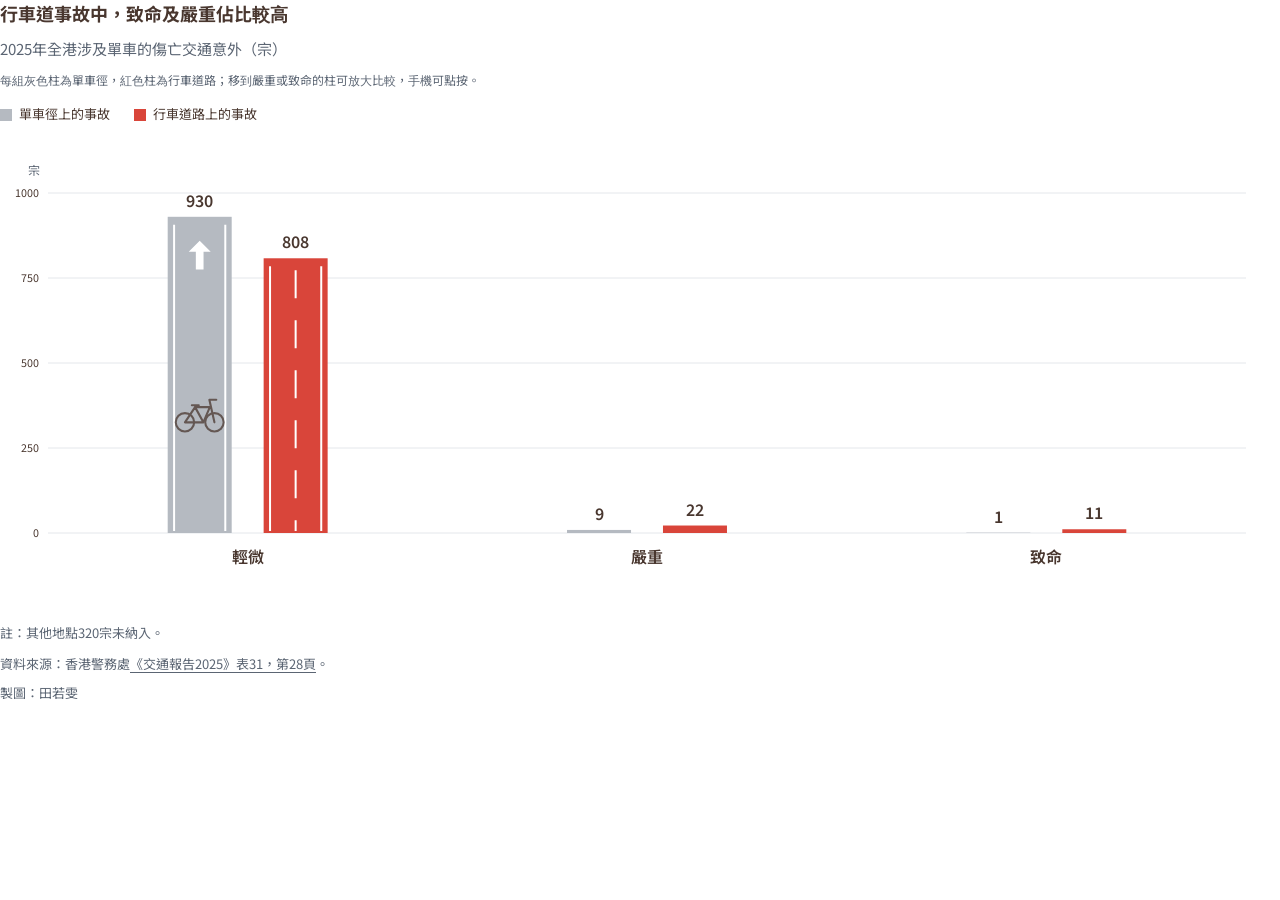
<file: components/hk-cycling-accidents-2025/index.html>
<!doctype html>
<html lang="zh-Hant-HK">
<head>
<meta charset="utf-8">
<meta name="viewport" content="width=device-width,initial-scale=1">
<meta name="color-scheme" content="light">
<title>不同道路上的事故後果</title>
<style>
/* Design: cream/coral roads; only parallel front faces encode quantity.
   Handbook companion: white, ochre red, grey; no depth or decoration.
   Both: one common count axis, direct labels, 12px minimum at 360px. */
@font-face{font-family:NotoTC;font-style:normal;font-weight:100 900;font-display:swap;src:url([data-uri]) format("woff2")}
@font-face{font-family:SourceSans;font-style:normal;font-weight:100 900;font-display:swap;src:url([data-uri]) format("woff2")}
:root{--cycle:#B5BAC1;--roadred:#D9453A;--bg:#F4EDDF;--paper:#FEF8ED;--ink:#49372F;--muted:#786457;--fatal:#8D4B3A;--serious:#DF7C61;--slight:#DDCBB5;--grid:#D9CBBA;--accent:#8D4B3A;--focus:#8D4B3A;--side:#8D4B3A;--top:#DF7C61}
*{box-sizing:border-box}body{margin:0;background:var(--bg);color:var(--ink);font:15px/1.6 NotoTC,"PingFang HK",sans-serif;-webkit-font-smoothing:antialiased}
button,a{-webkit-tap-highlight-color:transparent}button{font:inherit;color:inherit}button:focus-visible,a:focus-visible{outline:2px solid var(--focus);outline-offset:4px}
.graphic{max-width:1040px;margin:auto;padding:36px 40px 24px}header{position:relative}.edition{display:flex;justify-content:space-between;align-items:center;gap:16px;font-size:13px;color:var(--muted);padding-bottom:18px;border-bottom:1px solid var(--grid)}.edition span:last-child{font-family:SourceSans,NotoTC,sans-serif;font-size:15px}
h1{font-size:32px;line-height:1.45;letter-spacing:-.025em;font-weight:700;margin:23px 0 12px;max-width:780px}p{margin:0}.subtitle{font-size:15px;color:var(--muted);max-width:740px;line-height:1.8}.instruction{margin-top:10px;font-size:12px;color:var(--muted)}
figure{margin:0}.plot-wrap{position:relative;margin-top:5px}.plot{display:block;width:100%;overflow:visible}.plot text{font-family:NotoTC,sans-serif;fill:var(--ink)}.plot .num{font-family:SourceSans,NotoTC,sans-serif;font-variant-numeric:tabular-nums}.plot .tick{fill:var(--muted);font-size:12px}.plot .total{font-size:36px;font-weight:650;letter-spacing:-1px}.plot .unit{font-size:15px;font-weight:400;letter-spacing:0}.plot .road-name{font-size:19px;font-weight:600}.plot .surface{pointer-events:none}.plot .segment{cursor:pointer;outline:none}.plot .segment.is-active .front{stroke:var(--ink);stroke-width:1.8;paint-order:stroke fill}.plot .segment:focus-visible .front{stroke:var(--ink);stroke-width:2.2}.plot .segment.is-dim{opacity:.44}.plot .segment{transition:opacity .15s ease}.plot .road-total{cursor:pointer;outline:none}.plot .road-total:focus-visible text{text-decoration:underline}.plot .road-total:hover .total{text-decoration:underline;text-decoration-thickness:1px;text-underline-offset:6px}.plot .road-surface-mark{transition:opacity .2s}.plot .road-active .moving-line{animation:lane 2.2s linear infinite}@keyframes lane{to{stroke-dashoffset:-50}}.plot .depth{pointer-events:none}
.details{display:grid;grid-template-columns:1fr 1fr;gap:80px;margin:0 110px}.road-details{min-width:0}.summary{padding:8px 0 18px;display:flex;align-items:baseline;justify-content:space-between;gap:10px;border-bottom:1px solid var(--grid)}.summary span{font-size:13px;white-space:nowrap}.summary strong{font:650 34px/1.2 SourceSans,sans-serif;color:var(--ink);letter-spacing:-1px}.summary strong small{font-size:22px;font-weight:400}.data-row{display:grid;grid-template-columns:14px 1fr auto;gap:9px;align-items:center;width:100%;border:0;border-bottom:1px solid var(--grid);background:transparent;padding:11px 0;text-align:left;cursor:pointer;min-height:45px}.data-row .swatch{height:11px;width:11px;background:var(--series)}.data-row .row-label{font-size:14px}.data-row .value{white-space:nowrap;font-family:SourceSans,NotoTC,sans-serif;font-size:18px;font-variant-numeric:tabular-nums}.data-row .value small{font-size:13px;font-family:NotoTC,sans-serif}.data-row .value em{font-size:14px;font-style:normal;color:var(--muted);padding-left:8px}.data-row:hover,.data-row.is-active{border-bottom-color:var(--ink)}.data-row:hover .row-label,.data-row.is-active .row-label{text-decoration:underline;text-underline-offset:4px}.data-row[data-key="fatal"] .swatch{background:var(--fatal)}.data-row[data-key="serious"] .swatch{background:var(--serious)}.data-row[data-key="slight"] .swatch{background:var(--slight)}
figcaption{margin-top:30px;padding-top:18px;border-top:1px solid var(--grid);font-size:13px;line-height:1.85;color:var(--muted)}figcaption p+p{margin-top:7px}.credit{margin-top:14px!important;display:flex;gap:20px;flex-wrap:wrap}.credit span{white-space:nowrap}a{color:inherit;text-underline-offset:3px;text-decoration-thickness:1px}.source-ref{font-size:13px}footer{font-size:12px;color:var(--muted);margin-top:20px}.tooltip{position:fixed;z-index:20;background:var(--paper);border:1px solid var(--grid);padding:15px 17px;width:270px;max-width:calc(100vw - 24px);pointer-events:none;visibility:hidden;color:var(--ink);font-size:13px;line-height:1.7}.tooltip.visible{visibility:visible}.tooltip .tip-heading{font-size:13px;margin-bottom:4px;color:var(--muted)}.tooltip .tip-number{font:650 28px/1.4 SourceSans,NotoTC,sans-serif}.tooltip .tip-number span{font:400 13px NotoTC,sans-serif;margin-left:4px}.tooltip .tip-calculation{padding-top:9px;margin-top:8px;border-top:1px solid var(--grid);color:var(--muted);font-family:SourceSans,NotoTC,sans-serif}.tooltip .tip-close{margin-top:8px;font-size:12px;color:var(--muted)}.sr-only{position:absolute;width:1px;height:1px;padding:0;margin:-1px;overflow:hidden;clip:rect(0,0,0,0);white-space:nowrap;border:0}.download{display:inline-block;margin-top:12px}
body.handbook{--bg:#FFFFFF;--paper:#FFFFFF;--ink:#16293F;--muted:#5B6573;--fatal:#C4502A;--serious:#C4502A;--slight:#B5BAC1;--grid:#E4E7EB;--accent:#C4502A;--focus:#1F3A5F}body.handbook h1{font-size:18px;line-height:1.5;letter-spacing:0;max-width:none}body.handbook .edition{border:0;padding-bottom:8px}body.handbook .summary strong{font-size:30px}body.handbook .data-row[data-key="fatal"] .swatch{background:repeating-linear-gradient(135deg,#C4502A 0 2px,#FFFFFF 2px 4px)}body.handbook .tooltip{border:0;border-bottom:2px solid var(--ink)}body.handbook .graphic{padding-top:28px}
@media(min-width:750px){.graphic{padding-bottom:32px}.plot-wrap{margin-top:16px}}
@media(max-width:749px){.graphic{padding:22px 18px 20px}h1{font-size:25px;line-height:1.5;margin-top:18px;margin-bottom:10px}.subtitle{font-size:14px}.edition{font-size:12px;padding-bottom:12px}.edition span:last-child{font-size:14px}.instruction{margin-top:10px}.details{margin:0 16px 0 30px;gap:32px}.summary{display:block;padding:8px 0 14px}.summary span{font-size:12px;display:block}.summary strong{display:block;margin-top:4px;font-size:32px}.data-row{grid-template-columns:10px 1fr;gap:7px;padding:10px 0;align-items:center}.data-row .swatch{width:9px;height:9px}.data-row .row-label{font-size:13px}.data-row .value{grid-column:2;font-size:18px;line-height:1.3}.data-row .value em{font-size:13px;padding-left:5px}.data-row .value small{font-size:12px}figcaption{font-size:12px;margin-top:22px}.credit{display:block}.credit span{display:block}.source-ref{font-size:12px}.plot .total{font-size:29px}.plot .unit{font-size:13px}.plot .road-name{font-size:16px}.tooltip{padding:12px 14px;width:248px}.tooltip .tip-number{font-size:25px}body.handbook h1{font-size:17px}body.handbook .graphic{padding-top:22px}body.handbook .summary strong{font-size:30px}}
@media(prefers-reduced-motion:reduce){*,*::before,*::after{animation:none!important;transition:none!important;scroll-behavior:auto!important}}
@media print{.graphic{max-width:100%;padding:0}.instruction,footer,.tooltip,.download{display:none}body{print-color-adjust:exact;-webkit-print-color-adjust:exact}.plot-wrap{break-inside:avoid}.details,figcaption{break-inside:avoid}}

.details{display:none!important}.plot .minor-label text{paint-order:stroke fill;stroke:var(--bg);stroke-width:5px;stroke-linejoin:round}.plot .minor-text{font-size:13px;font-weight:400}.plot .slight-number{font-size:30px;font-weight:600}.plot .slight-pct{font-size:15px;fill:var(--muted)}.plot .combined-number{font-size:36px;font-weight:650}.plot .minor-label:hover text,.plot .ratio-label:hover .combined-number{text-decoration:underline;text-underline-offset:4px}.plot .light-label:hover .slight-number{text-decoration:underline;text-underline-offset:4px}.plot .minor-label:focus-visible text,.plot .light-label:focus-visible text,.plot .ratio-label:focus-visible text{text-decoration:underline}figcaption{margin-top:12px}
@media(max-width:749px){.plot .minor-text{font-size:12px}.plot .slight-number{font-size:26px}.plot .slight-pct{font-size:14px}.plot .combined-number{font-size:32px}.plot .unit{font-size:12px}figcaption{margin-top:8px}}

.legend{display:flex;justify-content:center;align-items:center;gap:36px;margin:3px 0 22px}.legend-button{display:inline-flex;align-items:center;gap:8px;border:0;background:transparent;padding:8px 2px;cursor:pointer;min-height:40px;font-size:14px}.legend-swatch{display:block;width:13px;height:13px;background:var(--slight)}.legend-button[data-legend="serious"] .legend-swatch{background:var(--serious)}.legend-button[data-legend="fatal"] .legend-swatch{background:var(--fatal)}.legend-button:hover,.legend-button.is-active{text-decoration:underline;text-underline-offset:4px}.handbook .legend-button[data-legend="fatal"] .legend-swatch{background:repeating-linear-gradient(135deg,#C4502A 0 2px,#FFFFFF 2px 4px)}.plot .side-label{font-size:13px;fill:var(--muted);paint-order:stroke fill;stroke:var(--bg);stroke-width:4px;stroke-linejoin:round}.plot .side-total text,.plot .ratio-label text{paint-order:stroke fill;stroke:var(--bg);stroke-width:4px;stroke-linejoin:round}.tip-comparison{font-size:15px;margin:8px 0;font-variant-numeric:tabular-nums}.plot .road-name{font-size:18px}
@media(max-width:749px){.plot .side-label{font-size:12px}.plot .total{font-size:28px}.plot .combined-number{font-size:29px}.plot .road-name{font-size:14px}.legend{gap:24px;margin:0 0 16px}.legend-button{font-size:13px}.legend-swatch{width:12px;height:12px}.plot .unit{font-size:12px}}

.graphic{padding-top:24px}h1{margin:8px 0 8px;font-size:30px}.plot-wrap{margin-top:24px}.count-number{font-size:22px;font-weight:500}.plot .count-label text,.plot .total-label text{paint-order:stroke fill;stroke:var(--bg);stroke-width:5px;stroke-linejoin:round}.plot .count-label:hover text{text-decoration:underline;text-underline-offset:4px}.legend{margin-top:0;margin-bottom:14px}figcaption{margin-top:6px}.credit{margin-top:6px!important}
@media(max-width:749px){h1{font-size:24px;line-height:1.4}.subtitle{font-size:13px}.plot-wrap{margin-top:20px}.plot .count-number{font-size:16px}.plot .total{font-size:28px}.plot .road-name{font-size:14px}.plot .unit{font-size:12px}.graphic{padding-top:18px}.legend{gap:24px}}
</style>
<!-- Font licenses
Noto Sans TC
https://raw.githubusercontent.com/google/fonts/main/ofl/notosanstc/OFL.txt

Copyright 2014-2021 Adobe (http://www.adobe.com/), with Reserved Font Name 'Source'

This Font Software is licensed under the SIL Open Font License, Version 1.1.
This license is copied below, and is also available with a FAQ at:
https://scripts.sil.org/OFL


—————————————————————————————-
SIL OPEN FONT LICENSE Version 1.1 - 26 February 2007
—————————————————————————————-

PREAMBLE
The goals of the Open Font License (OFL) are to stimulate worldwide
development of collaborative font projects, to support the font creation
efforts of academic and linguistic communities, and to provide a free and
open framework in which fonts may be shared and improved in partnership
with others.

The OFL allows the licensed fonts to be used, studied, modified and
redistributed freely as long as they are not sold by themselves. The
fonts, including any derivative works, can be bundled, embedded, 
redistributed and/or sold with any software provided that any reserved
names are not used by derivative works. The fonts and derivatives,
however, cannot be released under any other type of license. The
requirement for fonts to remain under this license does not apply
to any document created using the fonts or their derivatives.

DEFINITIONS
"Font Software" refers to the set of files released by the Copyright
Holder(s) under this license and clearly marked as such. This may
include source files, build scripts and documentation.

"Reserved Font Name" refers to any names specified as such after the
copyright statement(s).

"Original Version" refers to the collection of Font Software components as
distributed by the Copyright Holder(s).

"Modified Version" refers to any derivative made by adding to, deleting,
or substituting — in part or in whole — any of the components of the
Original Version, by changing formats or by porting the Font Software to a
new environment.

"Author" refers to any designer, engineer, programmer, technical
writer or other person who contributed to the Font Software.

PERMISSION & CONDITIONS
Permission is hereby granted, free of charge, to any person obtaining
a copy of the Font Software, to use, study, copy, merge, embed, modify,
redistribute, and sell modified and unmodified copies of the Font
Software, subject to the following conditions:

1) Neither the Font Software nor any of its individual components,
in Original or Modified Versions, may be sold by itself.

2) Original or Modified Versions of the Font Software may be bundled,
redistributed and/or sold with any software, provided that each copy
contains the above copyright notice and this license. These can be
included either as stand-alone text files, human-readable headers or
in the appropriate machine-readable metadata fields within text or
binary files as long as those fields can be easily viewed by the user.

3) No Modified Version of the Font Software may use the Reserved Font
Name(s) unless explicit written permission is granted by the corresponding
Copyright Holder. This restriction only applies to the primary font name as
presented to the users.

4) The name(s) of the Copyright Holder(s) or the Author(s) of the Font
Software shall not be used to promote, endorse or advertise any
Modified Version, except to acknowledge the contribution(s) of the
Copyright Holder(s) and the Author(s) or with their explicit written
permission.

5) The Font Software, modified or unmodified, in part or in whole,
must be distributed entirely under this license, and must not be
distributed under any other license. The requirement for fonts to
remain under this license does not apply to any document created
using the Font Software.

TERMINATION
This license becomes null and void if any of the above conditions are
not met.

DISCLAIMER
THE FONT SOFTWARE IS PROVIDED "AS IS", WITHOUT WARRANTY OF ANY KIND,
EXPRESS OR IMPLIED, INCLUDING BUT NOT LIMITED TO ANY WARRANTIES OF
MERCHANTABILITY, FITNESS FOR A PARTICULAR PURPOSE AND NONINFRINGEMENT
OF COPYRIGHT, PATENT, TRADEMARK, OR OTHER RIGHT. IN NO EVENT SHALL THE
COPYRIGHT HOLDER BE LIABLE FOR ANY CLAIM, DAMAGES OR OTHER LIABILITY,
INCLUDING ANY GENERAL, SPECIAL, INDIRECT, INCIDENTAL, OR CONSEQUENTIAL
DAMAGES, WHETHER IN AN ACTION OF CONTRACT, TORT OR OTHERWISE, ARISING
FROM, OUT OF THE USE OR INABILITY TO USE THE FONT SOFTWARE OR FROM
OTHER DEALINGS IN THE FONT SOFTWARE.


Source Sans 3
https://raw.githubusercontent.com/google/fonts/main/ofl/sourcesans3/OFL.txt

Copyright 2010-2020 Adobe (http://www.adobe.com/), with Reserved Font Name 'Source'. All Rights Reserved. Source is a trademark of Adobe in the United States and/or other countries.

This Font Software is licensed under the SIL Open Font License, Version 1.1.

This license is copied below, and is also available with a FAQ at: http://scripts.sil.org/OFL


—————————————————————————————-
SIL OPEN FONT LICENSE Version 1.1 - 26 February 2007
—————————————————————————————-

PREAMBLE
The goals of the Open Font License (OFL) are to stimulate worldwide
development of collaborative font projects, to support the font creation
efforts of academic and linguistic communities, and to provide a free and
open framework in which fonts may be shared and improved in partnership
with others.

The OFL allows the licensed fonts to be used, studied, modified and
redistributed freely as long as they are not sold by themselves. The
fonts, including any derivative works, can be bundled, embedded, 
redistributed and/or sold with any software provided that any reserved
names are not used by derivative works. The fonts and derivatives,
however, cannot be released under any other type of license. The
requirement for fonts to remain under this license does not apply
to any document created using the fonts or their derivatives.

DEFINITIONS
"Font Software" refers to the set of files released by the Copyright
Holder(s) under this license and clearly marked as such. This may
include source files, build scripts and documentation.

"Reserved Font Name" refers to any names specified as such after the
copyright statement(s).

"Original Version" refers to the collection of Font Software components as
distributed by the Copyright Holder(s).

"Modified Version" refers to any derivative made by adding to, deleting,
or substituting — in part or in whole — any of the components of the
Original Version, by changing formats or by porting the Font Software to a
new environment.

"Author" refers to any designer, engineer, programmer, technical
writer or other person who contributed to the Font Software.

PERMISSION & CONDITIONS
Permission is hereby granted, free of charge, to any person obtaining
a copy of the Font Software, to use, study, copy, merge, embed, modify,
redistribute, and sell modified and unmodified copies of the Font
Software, subject to the following conditions:

1) Neither the Font Software nor any of its individual components,
in Original or Modified Versions, may be sold by itself.

2) Original or Modified Versions of the Font Software may be bundled,
redistributed and/or sold with any software, provided that each copy
contains the above copyright notice and this license. These can be
included either as stand-alone text files, human-readable headers or
in the appropriate machine-readable metadata fields within text or
binary files as long as those fields can be easily viewed by the user.

3) No Modified Version of the Font Software may use the Reserved Font
Name(s) unless explicit written permission is granted by the corresponding
Copyright Holder. This restriction only applies to the primary font name as
presented to the users.

4) The name(s) of the Copyright Holder(s) or the Author(s) of the Font
Software shall not be used to promote, endorse or advertise any
Modified Version, except to acknowledge the contribution(s) of the
Copyright Holder(s) and the Author(s) or with their explicit written
permission.

5) The Font Software, modified or unmodified, in part or in whole,
must be distributed entirely under this license, and must not be
distributed under any other license. The requirement for fonts to
remain under this license does not apply to any document created
using the Font Software.

TERMINATION
This license becomes null and void if any of the above conditions are
not met.

DISCLAIMER
THE FONT SOFTWARE IS PROVIDED "AS IS", WITHOUT WARRANTY OF ANY KIND,
EXPRESS OR IMPLIED, INCLUDING BUT NOT LIMITED TO ANY WARRANTIES OF
MERCHANTABILITY, FITNESS FOR A PARTICULAR PURPOSE AND NONINFRINGEMENT
OF COPYRIGHT, PATENT, TRADEMARK, OR OTHER RIGHT. IN NO EVENT SHALL THE
COPYRIGHT HOLDER BE LIABLE FOR ANY CLAIM, DAMAGES OR OTHER LIABILITY,
INCLUDING ANY GENERAL, SPECIAL, INDIRECT, INCIDENTAL, OR CONSEQUENTIAL
DAMAGES, WHETHER IN AN ACTION OF CONTRACT, TORT OR OTHERWISE, ARISING
FROM, OUT OF THE USE OR INABILITY TO USE THE FONT SOFTWARE OR FROM
OTHER DEALINGS IN THE FONT SOFTWARE.

-->
<style>
body.handbook{--bg:#fff;--paper:#fff;--ink:#49372f;--muted:#5b6573;--fatal:#ef785d;--serious:#ef785d;--slight:#b5bac1;--grid:#e4e7eb;--focus:#a54e38;background:#fff}
body.handbook .graphic{padding:0;margin:0;max-width:none}body.handbook h1{font:700 18px/1.5 NotoTC,sans-serif;margin:0 0 8px}.subtitle{font-size:15px;line-height:1.8}.legend{display:none!important}.plot-wrap{margin-top:18px}.plot .count-number{font:14px NotoTC,sans-serif}.plot .count-label text,.plot .total-label text{stroke:none}.plot .road-name{font-size:15px}.plot .total{font-size:24px}figcaption{border:0;padding:12px 0 0;font-size:13px;line-height:1.8}.source-ref{font-size:13px}.tooltip{background:#fff;border:0;box-shadow:none}.plot .num,.plot text{fill:#49372f}@media(max-width:600px){body.handbook h1{font-size:17px}.subtitle{font-size:14px}.plot .count-number{font-size:12px}.plot .road-name{font-size:14px}figcaption,.source-ref{font-size:12px}}
</style><style>
.plot .road-active .cycle-motion{animation:cycle-flow 2.2s linear infinite;will-change:transform,opacity}
@keyframes cycle-flow{
 0%{transform:translateY(24px);opacity:0}
 15%{opacity:1}
 85%{opacity:1}
 100%{transform:translateY(-24px);opacity:0}
}
@media(prefers-reduced-motion:reduce){.plot .cycle-motion{animation:none!important;transform:none;opacity:1}}
</style>
<style>.stationary-bike{animation:none!important;transform:none!important}.axis-note{font:12px/1.7 NotoTC,sans-serif;color:var(--muted);margin:8px 0 0}.plot .axis-break{pointer-events:none}</style><style>
.zoom-instruction{font:12px/1.7 NotoTC,sans-serif;color:var(--muted);margin:8px 0 0}
.severity-lens-target{cursor:zoom-in;outline:none}.severity-lens-target:focus-visible rect{stroke:var(--ink);stroke-width:1.5}
body.handbook .tooltip.is-magnified{width:300px;max-width:calc(100vw - 24px);border:1px solid var(--grid);padding:14px;background:var(--paper);box-shadow:0 4px 18px #49372f12}
.tooltip.is-magnified .tip-heading{font-weight:600;color:var(--ink);font-size:14px}
.tip-zoom-note{font:11px/1.6 NotoTC,sans-serif;color:var(--muted)}
.tip-zoom{display:block;width:100%;height:auto;margin-top:8px;overflow:visible}
.tip-zoom text{font-family:NotoTC,sans-serif;fill:var(--ink)}.tip-zoom .zoom-tick{font-size:11px;fill:var(--muted)}.tip-zoom .zoom-count{font-size:13px}
</style><style>.road-type-legend{display:flex;gap:24px;align-items:center;margin:14px 0 8px;font:13px/1.6 NotoTC,sans-serif}.road-type-legend>span{display:inline-flex;gap:7px;align-items:center}.road-type-legend i{display:inline-block;width:12px;height:12px}.plot .grouped-value{font-size:18px;font-weight:600}.plot .severity-name{font-size:16px;font-weight:600}.plot .grouped-bar{cursor:pointer}@media(max-width:650px){.plot .grouped-value{font-size:12px}.plot .severity-name{font-size:14px}.road-type-legend{font-size:12px;gap:20px}}</style></head>
<body class="handbook">
<main class="graphic">
<header>
<h1>行車道事故中，致命及嚴重佔比較高</h1>
<p class="subtitle">2025年全港涉及單車的傷亡交通意外（宗）</p>
<p class="zoom-instruction">每組灰色柱為單車徑，紅色柱為行車道路；移到嚴重或致命的柱可放大比較，手機可點按。</p>
<p class="sr-only" id="instructions">移到柱內或數值查看宗數；嚴重、致命組可放大比較，亦可點按。</p>
</header>
<div class="road-type-legend" aria-label="道路類型圖例"><span><i style="background:var(--cycle)"></i>單車徑上的事故</span><span><i style="background:var(--roadred)"></i>行車道路上的事故</span></div>
<figure aria-label="按事故嚴重程度比較兩類道路">
<div class="plot-wrap"><svg class="plot" role="img" aria-labelledby="chart-title chart-desc" aria-describedby="instructions"></svg></div>

<figcaption>
<p>註：其他地點320宗未納入。</p>
<p class="source-ref">資料來源：香港警務處<a href="https://www.police.gov.hk/info/doc/statistics/traffic_report_2025_tc.pdf#page=33" target="_blank" rel="noopener">《交通報告2025》表31，第28頁</a>。</p>
<p class="credit"><span>製圖：田若雯</span></p>
</figcaption>
</figure>

</main>
<div class="tooltip" id="tooltip" role="tooltip" aria-live="polite"></div>
<script>
'use strict';
const rows=[{name:'單車徑',total:940,fatal:1,serious:9,slight:930},{name:'行車道路',total:841,fatal:11,serious:22,slight:808}];
const labels={fatal:'致命',serious:'嚴重',slight:'輕微',total:'全部事故',combined:'致命及嚴重'};
const svg=document.querySelector('.plot'),tip=document.querySelector('#tooltip');
const handbook=document.body.classList.contains('handbook');
const flat=true;
const css=(key)=>getComputedStyle(document.body).getPropertyValue('--'+key).trim();
const NS='http://www.w3.org/2000/svg';
function el(tag,attrs={},text){const n=document.createElementNS(NS,tag);Object.entries(attrs).forEach(([k,v])=>n.setAttribute(k,v));if(text!==undefined)n.textContent=text;return n;}
function append(p,tag,attrs,text){const n=el(tag,attrs,text);p.append(n);return n;}
function text(p,x,y,str,cls='',anchor='middle'){return append(p,'text',{x,y,class:cls,'text-anchor':anchor},str);}
function path(p,d,fill,extra={}){return append(p,'path',{d,fill,...extra});}
function target(p,i,key){p.dataset.road=i;p.dataset.key=key;p.setAttribute('tabindex','0');p.setAttribute('role','button');const r=rows[i],n=key==='combined'?r.fatal+r.serious:r[key];p.setAttribute('aria-label',r.name+'，'+labels[key]+'，'+n+'宗');p.setAttribute('aria-describedby','tooltip');}
function bike(p,cx,cy,size){const g=append(p,'g',{fill:'none',stroke:css('ink'),'stroke-width':size/22,'stroke-linecap':'round','stroke-linejoin':'round',opacity:'.75'});append(g,'circle',{cx:cx-size*.32,cy,r:size*.20});append(g,'circle',{cx:cx+size*.32,cy,r:size*.20});path(g,`M${cx-size*.32},${cy}L${cx-size*.1},${cy-size*.33}L${cx+size*.08},${cy}Z M${cx-size*.1},${cy-size*.33}H${cx+size*.22}L${cx+size*.08},${cy} M${cx+size*.32},${cy}L${cx+size*.21},${cy-size*.49}H${cx+size*.36} M${cx-size*.17},${cy-size*.37}H${cx-size*.02}`,'none');}
function paint(){
 const W=svg.parentElement.clientWidth,mobile=W<650,H=mobile?380:460;
 const left=mobile?32:48,right=mobile?10:34,base=mobile?320:390,top=50,scale=(base-top)/1000;
 const groupWidth=(W-left-right)/3,barW=Math.max(16,Math.min(64,groupWidth*.22)),gap=Math.max(6,groupWidth*.08);
 const categoryFill=key=>key==='fatal'?'url(#fatal-hatch)':css(key);
 svg.replaceChildren();svg.setAttribute('viewBox',`0 0 ${W} ${H}`);svg.setAttribute('width',W);svg.setAttribute('height',H);
 append(svg,'title',{id:'chart-title'},'按輕微、嚴重及致命事故分組比較單車徑與行車道路');
 append(svg,'desc',{id:'chart-desc'},'橫坐標依次為輕微、嚴重、致命，每組並排兩柱，分別為單車徑及行車道路。單車徑：輕微930宗、嚴重9宗、致命1宗；行車道路：輕微808宗、嚴重22宗、致命11宗。共用由零開始的0至1000宗線性刻度。');
 const defs=append(svg,'defs'),hatch=append(defs,'pattern',{id:'fatal-hatch',width:6,height:6,patternUnits:'userSpaceOnUse',patternTransform:'rotate(45)'});append(hatch,'rect',{width:6,height:6,fill:css('fatal')});append(hatch,'line',{x1:0,y1:0,x2:0,y2:6,stroke:css('paper'),'stroke-width':2});
 text(svg,left-8,top-18,'宗','tick','end');
 for(const tick of [0,250,500,750,1000]){const y=base-tick*scale;append(svg,'line',{class:'shared-grid',x1:left,y1:y,x2:W-right,y2:y,stroke:css('grid'),'stroke-width':1});text(svg,left-9,y+4,String(tick),'num tick','end');}
 ['slight','serious','fatal'].forEach((key,j)=>{
  const center=left+(j+.5)*groupWidth;
  rows.forEach((r,i)=>{
   const cx=center+(i===0?-1:1)*(barW+gap)/2,x=cx-barW/2,h=r[key]*scale,y=base-h;
   const column=append(svg,'g',{'data-column':i,'data-category':key});
   const g=append(column,'g',{class:'segment grouped-bar'});target(g,i,key);
   append(g,'rect',{x,y,width:barW,height:h,fill:i===0?css('cycle'):css('roadred'),class:'front'});
   if(h>=14){
    const mark=append(column,'g',{class:'surface road-surface-mark','aria-hidden':'true'}),inset=Math.max(3,barW*.1);
    for(const edge of [x+inset,x+barW-inset])append(mark,'line',{x1:edge,y1:y+(h>=40?8:2),x2:edge,y2:base-2,stroke:css('paper'),'stroke-width':mobile?1.2:2});
    if(i===0&&h>=70){
     const ar=mobile?5:11,ay=y+24,flow=append(mark,'g',{class:'cycle-motion'});
     path(flow,`M${cx},${ay}l${ar},${ar}h${-ar*.65}v${ar*1.6}h${-ar*.7}v${-ar*1.6}h${-ar*.65}Z`,css('paper'));
     const fixed=append(mark,'g',{class:'stationary-bike'});bike(fixed,cx,y+h*.65,barW*.72);
     fixed.querySelector('g').setAttribute('stroke',css('ink'));
    }else if(i===1&&h>=24){
     append(mark,'line',{x1:cx,y1:y+12,x2:cx,y2:base-2,stroke:css('paper'),'stroke-width':mobile?1.2:2,'stroke-dasharray':'28 22',class:'moving-line'});
    }
   }
   text(g,cx,y-10,String(r[key]),'num grouped-value');
   append(g,'rect',{x:x-3,y:Math.min(y,base-26),width:barW+6,height:Math.max(26,h),fill:'transparent'});
  });
  text(svg,center,base+30,labels[key],'severity-name');
 });
}
let pinned=false,active=null,lastPoint=null;
function show(node,event){
 if(node.dataset.legend){showLegend(node,event);return;}
 const i=Number(node.dataset.road),key=node.dataset.key,r=rows[i],n=key==='combined'?r.fatal+r.serious:r[key];active=node;
 document.querySelectorAll('.legend-button').forEach(n=>n.classList.remove('is-active'));
 document.querySelectorAll('.segment,.data-row').forEach(n=>{const on=key==='total'||n.dataset.key===key||(key==='combined'&&['fatal','serious'].includes(n.dataset.key));n.classList.toggle('is-active',on);n.classList.toggle('is-dim',!on&&n.classList.contains('segment'));});
 document.querySelectorAll('[data-column]').forEach(n=>n.classList.toggle('road-active',n.dataset.column===String(i)));
 if(['fatal','serious','combined'].includes(key)){renderMagnifier(key);tip.classList.add('visible','is-magnified');position(node,event);return;}
 tip.classList.remove('is-magnified');
 tip.replaceChildren();const heading=document.createElement('div');heading.className='tip-heading';heading.textContent=r.name+'・'+labels[key];
 const number=document.createElement('div');number.className='tip-number';number.textContent=n;const unit=document.createElement('span');unit.textContent='宗';number.append(unit);
 const detail=document.createElement('div');detail.className='tip-calculation';
 if(key==='total')detail.textContent='輕微'+r.slight+'宗、嚴重'+r.serious+'宗、致命'+r.fatal+'宗';
 const end=document.createElement('div');end.className='tip-close';end.textContent=pinned?'再點一次、點空白處或按Esc關閉':'點按可固定詳情';tip.append(heading,number);if(key==='total')tip.append(detail);tip.append(end);tip.classList.add('visible');
 position(node,event);
}
function renderMagnifier(key){
 tip.replaceChildren();
 const heading=document.createElement('div');heading.className='tip-heading';heading.textContent=labels[key]+'事故｜放大比較';
 const note=document.createElement('div');note.className='tip-zoom-note';note.textContent='兩類道路共用0至40宗放大刻度';
 const detail=el('svg',{class:'tip-zoom',viewBox:'0 0 250 205',role:'img','aria-label':labels[key]+'事故：單車徑'+rows[0][key]+'宗、行車道路'+rows[1][key]+'宗；刻度0至40宗'});
 const base=172,scale=4;
 for(const tick of [0,10,20,30,40]){const y=base-tick*scale;append(detail,'line',{x1:33,y1:y,x2:238,y2:y,stroke:css('grid'),'stroke-width':1});text(detail,26,y+4,String(tick),'zoom-tick','end');}
 text(detail,26,8,'宗','zoom-tick','end');
 rows.forEach((r,i)=>{const cx=i===0?85:180,h=r[key]*scale;append(detail,'rect',{x:cx-20,y:base-h,width:40,height:h,fill:i===0?css('cycle'):css('roadred')});if(h>=14){for(const ex of [cx-15,cx+15])append(detail,'line',{x1:ex,y1:base-h+(h>=40?6:2),x2:ex,y2:base-2,stroke:css('paper'),'stroke-width':2});if(i===1&&h>=30)append(detail,'line',{x1:cx,y1:base-h+8,x2:cx,y2:base-2,stroke:css('paper'),'stroke-width':2,'stroke-dasharray':'12 9'});}text(detail,cx,base-h-8,String(r[key])+'宗','zoom-count');text(detail,cx,198,r.name,'zoom-count');});
 const end=document.createElement('div');end.className='tip-close';end.textContent=pinned?'再點一次、點空白處或按Esc關閉':'移出關閉；點按可固定詳情';tip.append(heading,note,detail,end);
}
function showLegend(node,event){
 tip.classList.remove('is-magnified');
 const key=node.dataset.legend;active=node;
 document.querySelectorAll('.segment').forEach(n=>{const on=n.dataset.key===key;n.classList.toggle('is-active',on);n.classList.toggle('is-dim',!on);});
 document.querySelectorAll('[data-column]').forEach(n=>n.classList.remove('road-active'));
 document.querySelectorAll('.legend-button').forEach(n=>n.classList.toggle('is-active',n===node));
 tip.replaceChildren();const heading=document.createElement('div');heading.className='tip-heading';heading.textContent=labels[key];tip.append(heading);
 rows.forEach(r=>{const line=document.createElement('div');line.className='tip-comparison';line.textContent=r.name+'：'+r[key]+'宗';tip.append(line);});
 const end=document.createElement('div');end.className='tip-close';end.textContent=pinned?'再點一次、點空白處或按Esc關閉':'點按可固定詳情';tip.append(end);tip.classList.add('visible');position(node,event);
}
function position(node,event){
 const b=node.getBoundingClientRect(),tw=tip.offsetWidth,th=tip.offsetHeight;
 const pointer=event&&event.clientX!==undefined&&(event.clientX!==0||event.clientY!==0);
 let px=pointer?event.clientX:b.left+b.width/2,py=pointer?event.clientY:b.top;
 let x=px+18,y=py+18;
 if(x+tw>innerWidth-12)x=px-tw-18;
 if(y+th>innerHeight-12)y=py-th-14;
 tip.style.left=Math.max(12,Math.min(x,innerWidth-tw-12))+'px';tip.style.top=Math.max(12,Math.min(y,innerHeight-th-12))+'px';
}
function hide(){pinned=false;active=null;tip.classList.remove('visible','is-magnified');document.querySelectorAll('.is-active,.is-dim,.road-active').forEach(n=>n.classList.remove('is-active','is-dim','road-active'));}
document.addEventListener('pointerover',e=>{const n=e.target.closest('[data-road][data-key],[data-legend]');if(n&&!pinned&&e.pointerType!=='touch')show(n,e);});
document.addEventListener('pointermove',e=>{if(active&&!pinned&&e.pointerType!=='touch')position(active,e);});
document.addEventListener('pointerout',e=>{const n=e.target.closest('[data-road][data-key],[data-legend]');if(n&&!pinned&&!n.contains(e.relatedTarget))hide();});
document.addEventListener('focusin',e=>{const n=e.target.closest('[data-road][data-key],[data-legend]');if(n&&!pinned)show(n);});
document.addEventListener('focusout',e=>{if(!pinned)hide();});
document.addEventListener('click',e=>{const n=e.target.closest('[data-road][data-key],[data-legend]');if(!n){hide();return;}if(pinned&&active===n){hide();return;}pinned=true;show(n,e);});
document.addEventListener('keydown',e=>{if(e.key==='Escape')hide();if((e.key==='Enter'||e.key===' ')&&e.target.matches('svg [data-road][data-key]')){e.preventDefault();e.target.dispatchEvent(new MouseEvent('click',{bubbles:true}));}});
const observer=new ResizeObserver(()=>{hide();paint();});observer.observe(svg.parentElement);
paint();document.fonts.ready.then(paint);
window.CHART_DATA=rows;
</script>
<script>(()=>{let last=0;const send=()=>{const h=Math.ceil(document.body.getBoundingClientRect().height);if(h>0&&Math.abs(h-last)>2){last=h;parent.postMessage({type:'cycling-component-size',height:h},location.origin)}};new ResizeObserver(send).observe(document.body);addEventListener('load',send);document.addEventListener('toggle',send,true);send()})()</script></body>
</html>
</file>
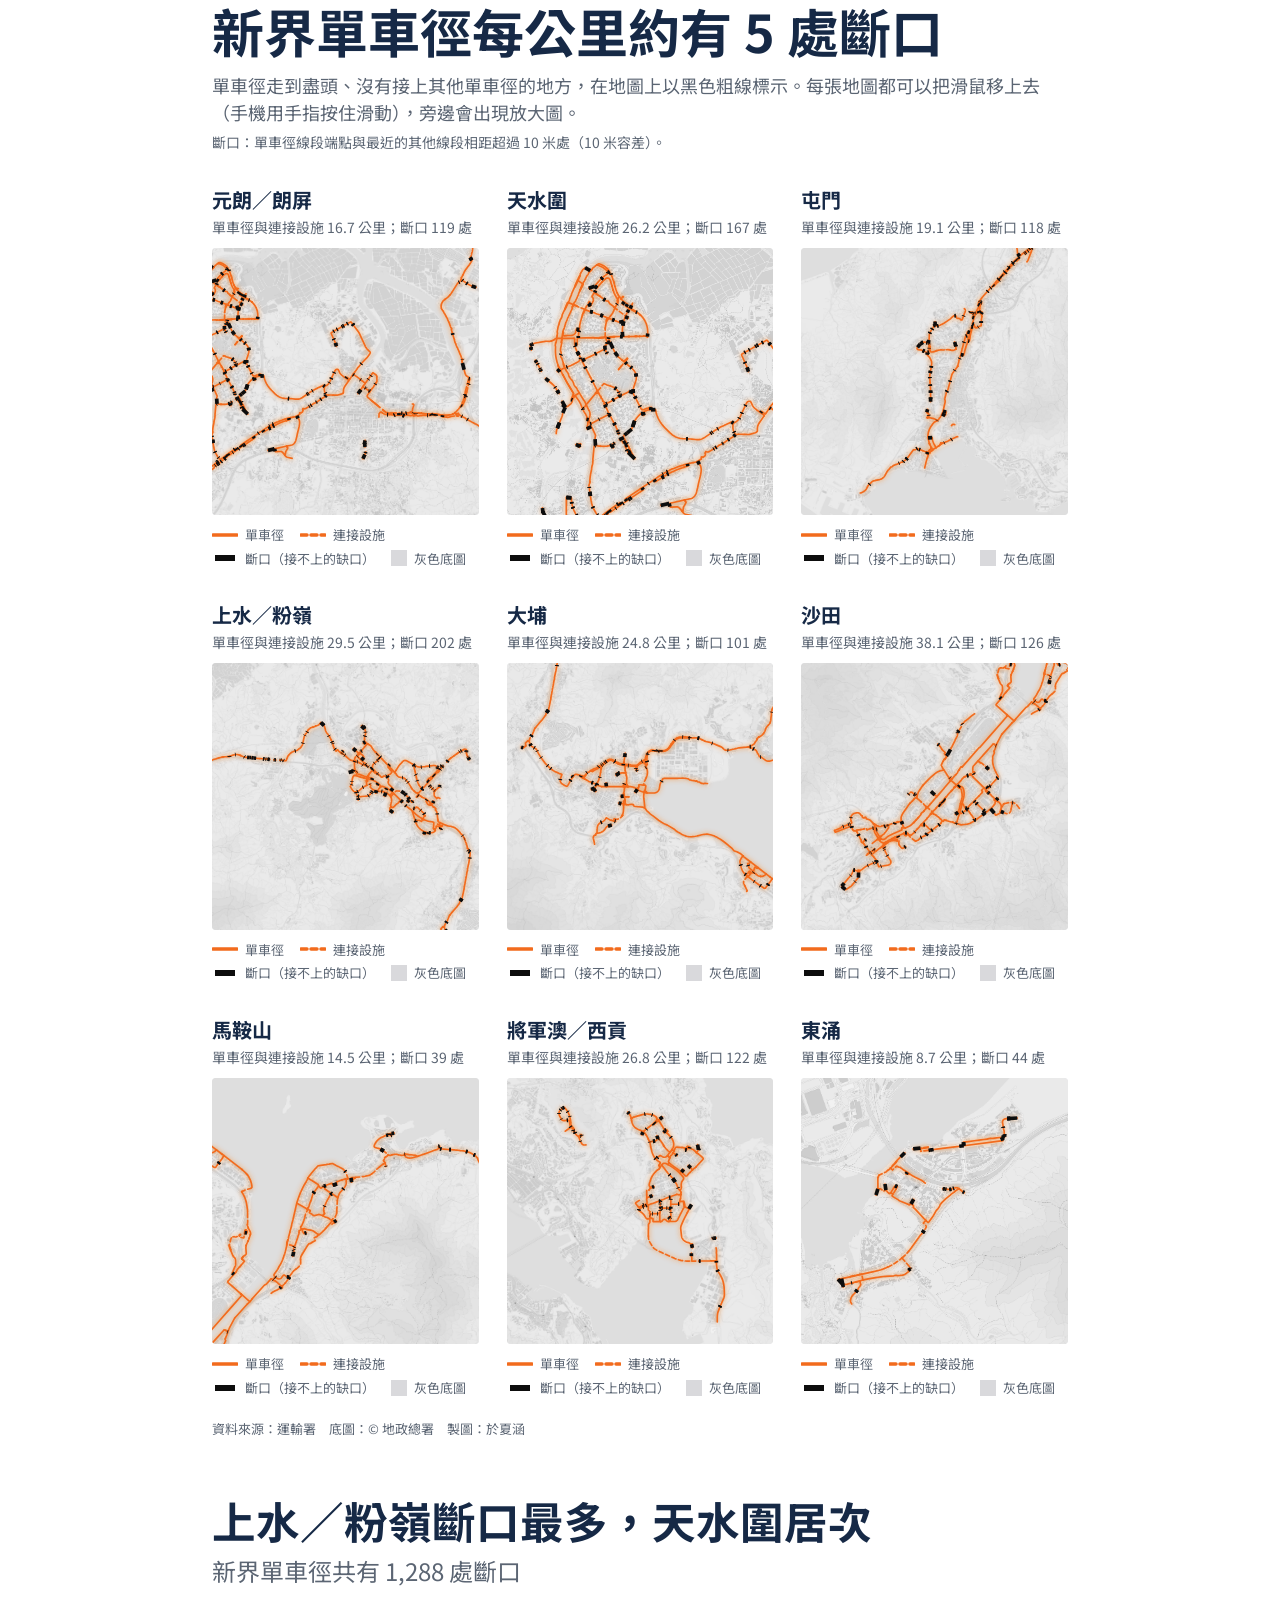
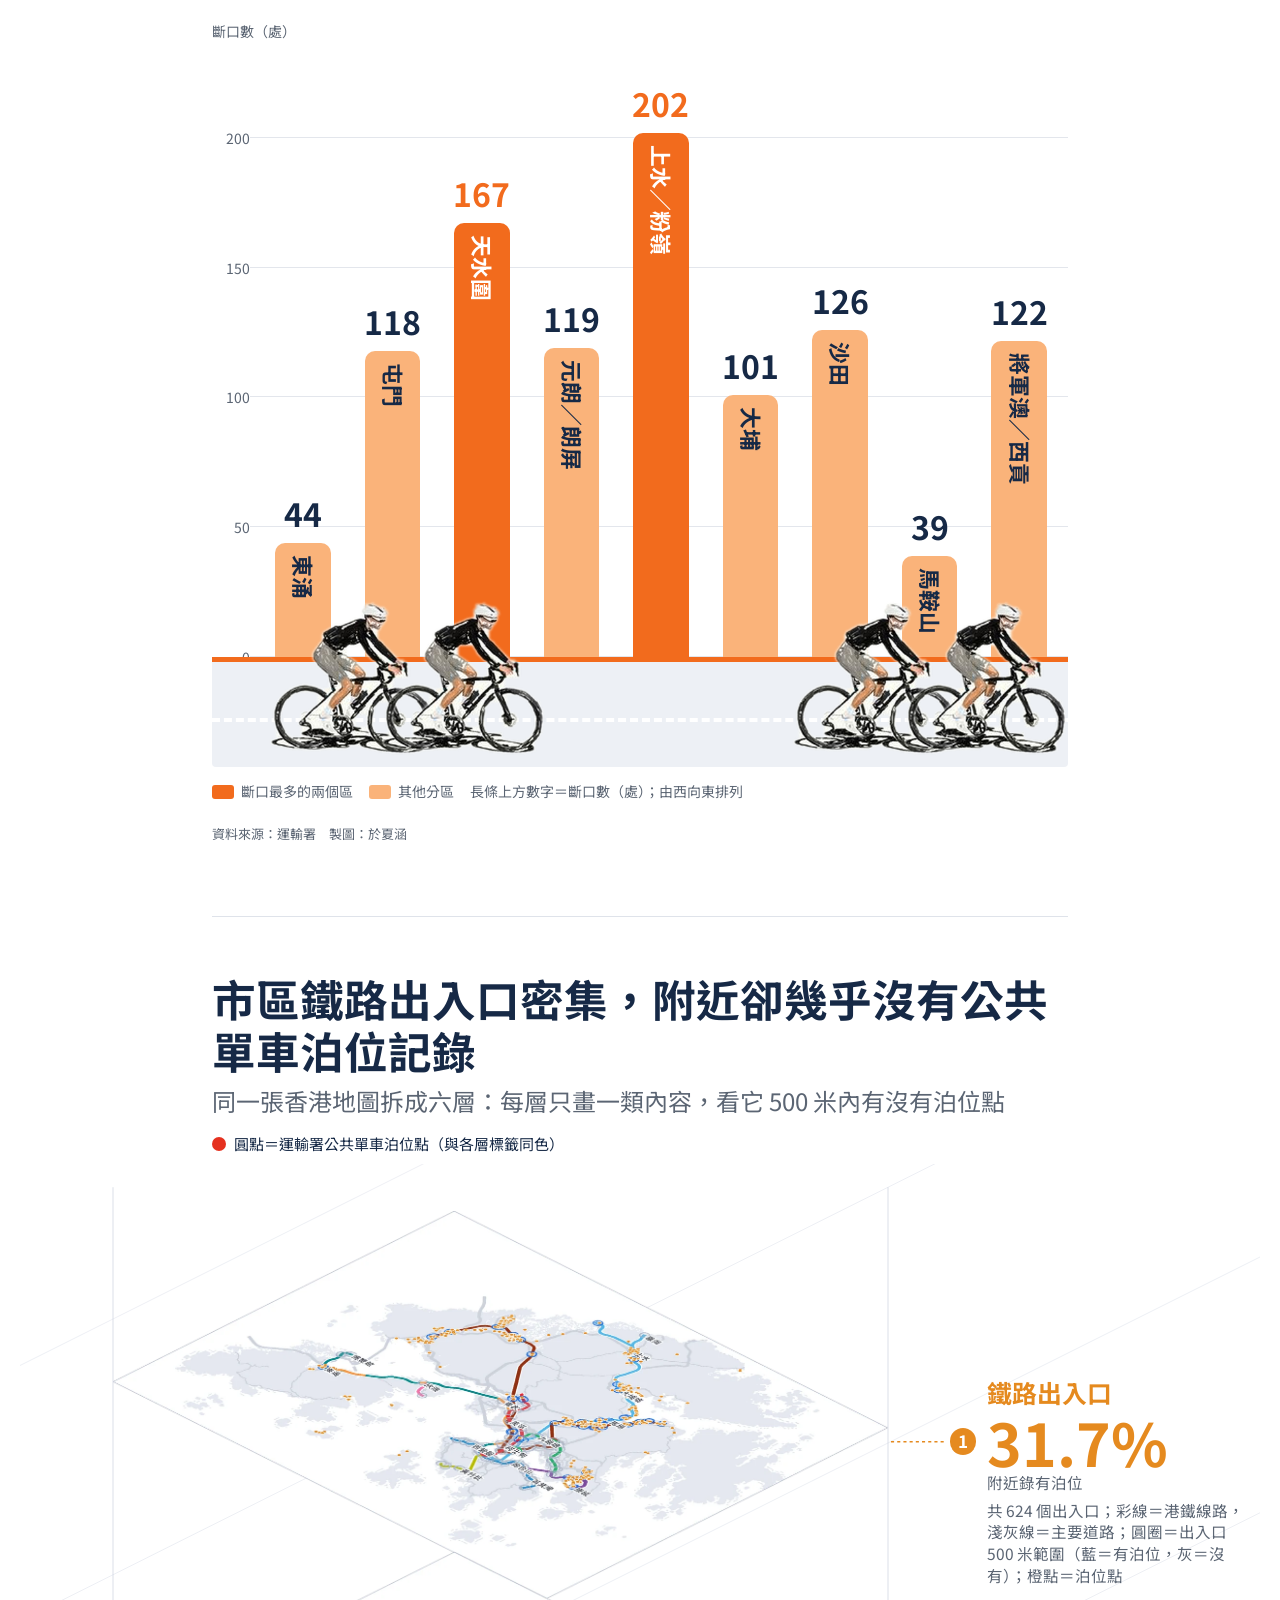
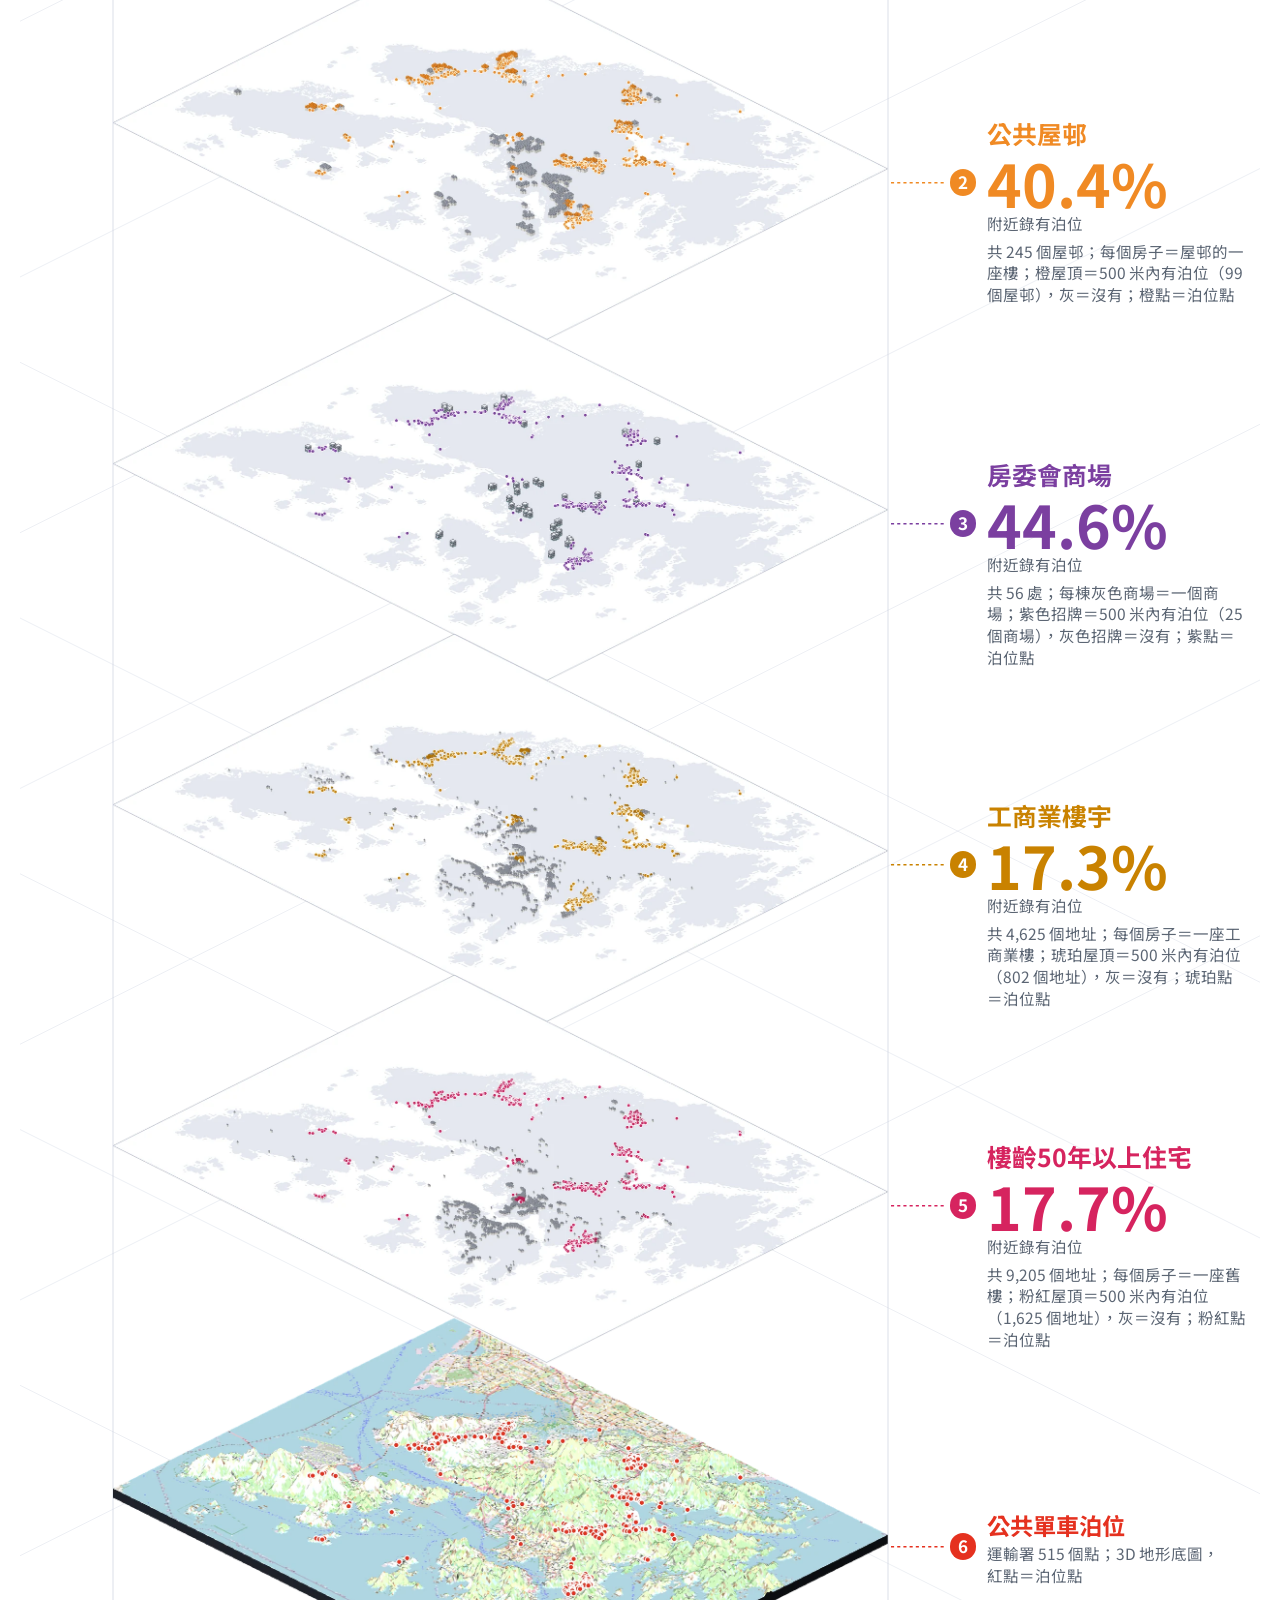
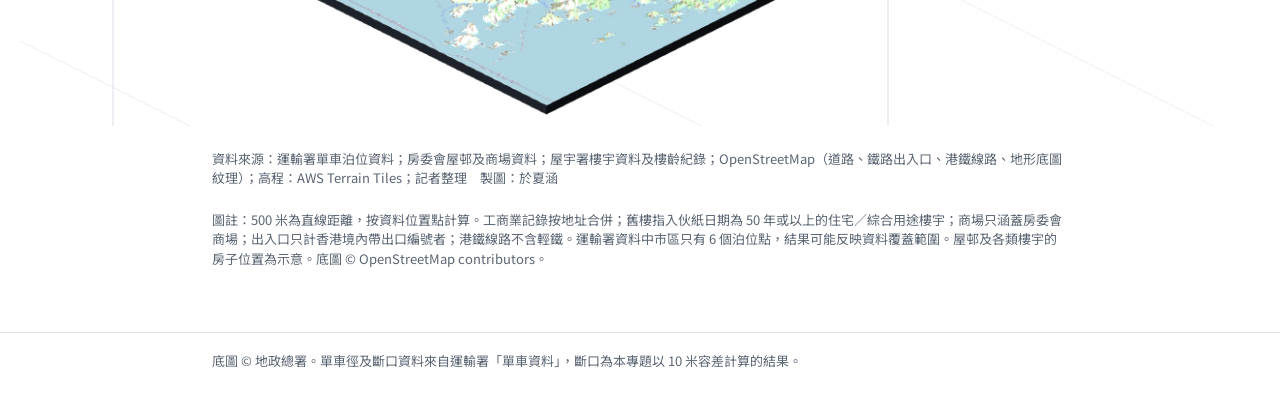
<file: components/hk-nt-cycling-breaks-main/index.html>
<!doctype html>
<html lang="zh-Hant">
<head>
<meta charset="utf-8">
<meta name="viewport" content="width=device-width,initial-scale=1">
<title>新界單車徑每公里約有 5 處斷口</title>
<link rel="preconnect" href="https://fonts.googleapis.com">
<link rel="stylesheet" href="https://fonts.googleapis.com/css2?family=Noto+Sans+TC:wght@400;700&display=swap">
<style>
:root{
  --navy:#162946; --mute:#5b6573; --orange:#F26B1D; --lorange:#FAB37A; --road:#EDF0F5; --line:#dfe3ea;
}
*{box-sizing:border-box}
html{-webkit-text-size-adjust:100%}
body{margin:0;background:#fff;color:var(--navy);font-family:"Noto Sans TC","PingFang TC","Microsoft JhengHei",sans-serif;line-height:1.5}
.wrap{max-width:1000px;margin:0 auto;padding:0 clamp(24px,7vw,72px)}
header{padding:48px 0 16px}
h1{font-size:clamp(28px,4.2vw,52px);line-height:1.2;margin:0 0 10px}
.lead{color:var(--mute);font-size:clamp(15px,1.6vw,18px);margin:0;max-width:60em}
.hint{color:var(--mute);font-size:14px;margin:6px 0 0}
/* ---------- maps ---------- */
.grid{display:grid;grid-template-columns:repeat(3,1fr);gap:32px 28px;margin:32px 0 8px}
@media(max-width:980px){.grid{grid-template-columns:repeat(2,1fr)}}
@media(max-width:620px){.grid{grid-template-columns:1fr}}
.card h2{font-size:20px;margin:0}
.card .sub{color:var(--mute);font-size:14px;margin:2px 0 10px}
.map{position:relative;aspect-ratio:1/1;overflow:hidden;background:#e7e8ea;cursor:crosshair;touch-action:pan-y;border-radius:4px}
.stage{position:absolute;inset:0}
.stage img{position:absolute;left:0;top:0;width:100%;height:100%;display:block;user-select:none;-webkit-user-drag:none}
.stage .trk{filter:drop-shadow(0 0 2.5px rgba(255,140,40,.9))}
.hl{position:absolute;border:2px solid var(--navy);background:rgba(255,255,255,.12);pointer-events:none;display:none}
.zoom{position:absolute;width:52%;aspect-ratio:1/1;overflow:hidden;background:#e7e8ea;border:3px solid #fff;box-shadow:0 6px 22px rgba(0,0,0,.35);pointer-events:none;display:none}
.zoom .zstage{position:absolute}
.zoom .zstage img{position:absolute;left:0;top:0;width:100%;height:100%}
.zoom .zstage .trk{filter:drop-shadow(0 0 3px rgba(255,140,40,.9))}
.zoom .tag{position:absolute;left:6px;bottom:6px;background:rgba(22,41,70,.85);color:#fff;font-size:12px;padding:1px 7px;border-radius:2px}
.map.on .hl,.map.on .zoom{display:block}
/* ---------- legends ---------- */
.legend{display:flex;flex-wrap:wrap;gap:4px 16px;list-style:none;margin:10px 0 0;padding:0;font-size:13px;color:var(--mute)}
.legend li{display:flex;align-items:center;gap:7px}
.legend svg{flex:none}
.src{color:var(--mute);font-size:13px;margin:22px 0 0}
/* ---------- bar chart ---------- */
section.bars{margin:56px 0 0;padding-bottom:64px}
section.bars h2{font-size:clamp(24px,3.4vw,44px);line-height:1.2;margin:0}
section.bars .sub{font-size:clamp(16px,2vw,24px);color:var(--mute);margin:6px 0 0}
.chart{position:relative;margin-top:28px;border-radius:4px;overflow:hidden}
.plot{display:grid;grid-template-columns:repeat(9,1fr);align-items:end;position:relative;height:clamp(360px,62vw,640px);padding:30px 4px 0 46px}
.axis{position:absolute;left:0;right:0;top:30px;bottom:0;pointer-events:none}
.tick{position:absolute;left:0;right:0;border-top:1px solid #e3e6ec;height:0}
.tick span{position:absolute;left:0;top:-9px;width:38px;text-align:right;font-size:clamp(11px,1.3vw,14px);color:var(--mute);background:#fff;line-height:18px}
.tick:first-child{border-top:0}
.axis .ttl{position:absolute;left:0;top:-26px;font-size:clamp(11px,1.3vw,14px);color:var(--mute)}
.col{position:relative;z-index:1}
.col{display:flex;flex-direction:column;align-items:center;justify-content:flex-end;height:100%}
.num{font-weight:700;font-size:clamp(16px,2.6vw,32px);margin-bottom:6px}
.bar{width:62%;max-width:100px;background:var(--lorange);border-radius:10px 10px 0 0;position:relative;display:flex;justify-content:center;align-items:flex-start}
.bar span{writing-mode:vertical-rl;text-orientation:sideways;transform:rotate(180deg);font-weight:700;font-size:clamp(11px,1.7vw,22px);color:var(--navy);white-space:nowrap}
.bar{height:0;overflow:hidden;transition:height 1.3s cubic-bezier(.22,.9,.25,1) var(--d,0s)}
.bar span{margin-top:12px;opacity:0;transition:opacity .6s ease calc(var(--d,0s) + .9s)}
.num{opacity:0;transform:translateY(10px);transition:opacity .6s ease calc(var(--d,0s) + .8s),transform .6s ease calc(var(--d,0s) + .8s)}
.rider{opacity:0;transform:translateX(-40px);transition:opacity .8s ease 1.2s,transform 1.2s cubic-bezier(.2,.8,.2,1) 1.2s}
.chart.in .bar{height:var(--h)}
.chart.in .bar span,.chart.in .num{opacity:1;transform:none}
.chart.in .rider{opacity:1;transform:none}
@media (prefers-reduced-motion:reduce){.bar,.bar span,.num,.rider{transition:none!important}}
.col.hi .bar{background:var(--orange)}
.col.hi .bar span{color:#fff}
.col.hi .num{color:var(--orange)}
.road{position:relative;height:clamp(60px,10vw,110px);background:var(--road)}
.road:before{content:"";position:absolute;left:0;right:0;top:0;height:5px;background:var(--orange)}
.road:after{content:"";z-index:0;position:absolute;left:0;right:0;top:55%;border-top:4px dashed #fff}
.rider{z-index:1;position:absolute;bottom:6%;height:150%;aspect-ratio:513/480;pointer-events:none}
.legend.big{font-size:14px;margin-top:14px}
/* ---------- parking layers (fixed geometry copied from the Figma frame, scaled with the container) ---------- */
section.stack{margin:8px 0 0;padding:56px 0 64px;border-top:1px solid var(--line)}
section.stack h2{font-size:clamp(24px,3.4vw,44px);line-height:1.2;margin:0}
section.stack .sub{font-size:clamp(16px,2vw,24px);color:var(--mute);margin:6px 0 0}
.pdot{display:inline-flex;align-items:center;gap:8px;margin-top:14px;font-size:15px;color:var(--navy)}
.pdot i{width:14px;height:14px;border-radius:50%;background:#E5311F;display:inline-block}
.figscroll{position:relative;width:100vw;max-width:1240px;margin-top:8px;margin-left:50%;transform:translateX(-50%);overflow-x:auto;overflow-y:hidden}
.fig{position:relative;min-width:860px;width:100%;aspect-ratio:1600/2790;container-type:inline-size;font-family:"Noto Sans TC","PingFang TC","Microsoft JhengHei",sans-serif}
.fig svg.g{position:absolute;inset:0;width:100%;height:100%;display:block}
.fig .a{position:absolute;margin:0;white-space:nowrap}
.fig img.a{display:block}
.fig .dsc{white-space:normal}
footer{border-top:1px solid var(--line);padding:18px 0 40px;color:var(--mute);font-size:13px}
</style>
</head>
<body>
<header class="wrap">
  <h1>新界單車徑每公里約有 5 處斷口</h1>
  <p class="lead">單車徑走到盡頭、沒有接上其他單車徑的地方，在地圖上以黑色粗線標示。每張地圖都可以把滑鼠移上去（手機用手指按住滑動），旁邊會出現放大圖。</p>
  <p class="hint">斷口：單車徑線段端點與最近的其他線段相距超過 10 米處（10 米容差）。</p>
</header>

<main class="wrap">
  <div class="grid" id="grid"></div>
  <p class="src">資料來源：運輸署　底圖：© 地政總署　製圖：於夏涵</p>

  <section class="bars" aria-labelledby="bt">
    <h2 id="bt">上水／粉嶺斷口最多，天水圍居次</h2>
    <p class="sub">新界單車徑共有 1,288 處斷口</p>
    <div class="chart">
      <div class="plot" id="plot" role="img" aria-label="九個分區的斷口數長條圖"></div>
      <div class="road" id="road"></div>
    </div>
    <ul class="legend big">
      <li><svg width="22" height="14"><rect width="22" height="14" rx="3" fill="#F26B1D"/></svg>斷口最多的兩個區</li>
      <li><svg width="22" height="14"><rect width="22" height="14" rx="3" fill="#FAB37A"/></svg>其他分區</li>
      <li>長條上方數字＝斷口數（處）；由西向東排列</li>
    </ul>
    <p class="src">資料來源：運輸署　製圖：於夏涵</p>
  </section>

  <section class="stack" aria-labelledby="st">
    <h2 id="st">市區鐵路出入口密集，附近卻幾乎沒有公共單車泊位記錄</h2>
    <p class="sub">同一張香港地圖拆成六層：每層只畫一類內容，看它 500 米內有沒有泊位點</p>
    <span class="pdot"><i></i>圓點＝運輸署公共單車泊位點（與各層標籤同色）</span>
    <div class="figscroll"><div class="fig" role="group" aria-label="六層分層地圖：鐵路出入口、公共屋邨、房委會商場、工商業樓宇、樓齡50年以上住宅、公共單車泊位">
      <svg class="g" viewBox="0 270 1600 2790" preserveAspectRatio="none" aria-hidden="true">
        <g stroke="#CCD1DE" stroke-opacity=".45" stroke-width="1"  fill="none"><line x1="-200" y1="300" x2="1947" y2="-773.5"/><line x1="-200" y1="1200" x2="1947" y2="2273.5"/><line x1="-200" y1="630" x2="1947" y2="-443.5"/><line x1="-200" y1="1530" x2="1947" y2="2603.5"/><line x1="-200" y1="960" x2="1947" y2="-113.5"/><line x1="-200" y1="1860" x2="1947" y2="2933.5"/><line x1="-200" y1="1290" x2="1947" y2="216.5"/><line x1="-200" y1="2190" x2="1947" y2="3263.5"/><line x1="-200" y1="1620" x2="1947" y2="546.5"/><line x1="-200" y1="2520" x2="1947" y2="3593.5"/><line x1="-200" y1="1950" x2="1947" y2="876.5"/><line x1="-200" y1="2850" x2="1947" y2="3923.5"/><line x1="-200" y1="2280" x2="1947" y2="1206.5"/><line x1="-200" y1="3180" x2="1947" y2="4253.5"/><line x1="-200" y1="2610" x2="1947" y2="1536.5"/><line x1="-200" y1="3510" x2="1947" y2="4583.5"/><line x1="-200" y1="2940" x2="1947" y2="1866.5"/><line x1="-200" y1="3840" x2="1947" y2="4913.5"/></g>
        <g stroke="#CCD1DE" stroke-opacity=".9" stroke-width="1"><line x1="120" y1="300" x2="120" y2="3060"/><line x1="1120" y1="300" x2="1120" y2="3060"/></g>
      </svg>
      <img class="a" src="assets/park_layer_1.webp" alt="圖層 1：鐵路出入口與港鐵線路" loading="lazy" style="left:7.5000cqw;top:3.7500cqw;width:62.5000cqw;height:31.3750cqw">
      <svg class="a" style="left:70.2500cqw;top:22.3125cqw;width:4.3750cqw;height:0.1250cqw;overflow:visible" viewBox="0 0 70 2" preserveAspectRatio="none" aria-hidden="true"><line x1="0" y1="1" x2="70" y2="1" stroke="#E58A1F" stroke-width="2" stroke-dasharray="4 4"/></svg>
      <span class="a" style="left:75.0000cqw;top:21.3125cqw;width:2.1250cqw;height:2.1250cqw;border-radius:50%;background:#E58A1F"></span>
      <span class="a" style="left:75.0000cqw;top:21.5625cqw;width:2.1250cqw;text-align:center;color:#fff;font-weight:700;font-size:1.3750cqw;line-height:1.182">1</span>
      <span class="a" style="left:78.0000cqw;top:17.2500cqw;color:#E58A1F;font-weight:700;font-size:2.0000cqw;line-height:1.188">鐵路出入口</span>
      <span class="a" style="left:78.0000cqw;top:19.6250cqw;color:#E58A1F;font-weight:700;font-size:4.7500cqw;line-height:1.197">31.7%</span>
      <span class="a" style="left:78.0000cqw;top:24.9375cqw;color:#5B6573;font-size:1.2500cqw;line-height:1.2">附近錄有泊位</span>
      <span class="a dsc" style="left:78.0000cqw;top:27.0625cqw;width:21.0000cqw;color:#5B6573;font-size:1.2500cqw;line-height:1.4">共 624 個出入口；彩線＝港鐵線路，淺灰線＝主要道路；圓圈＝出入口 500 米範圍（藍＝有泊位，灰＝沒有）；橙點＝泊位點</span>
      <img class="a" src="assets/park_layer_2.webp" alt="圖層 2：公共屋邨" loading="lazy" style="left:7.5000cqw;top:31.2500cqw;width:62.5000cqw;height:31.3750cqw">
      <svg class="a" style="left:70.2500cqw;top:49.8125cqw;width:4.3750cqw;height:0.1250cqw;overflow:visible" viewBox="0 0 70 2" preserveAspectRatio="none" aria-hidden="true"><line x1="0" y1="1" x2="70" y2="1" stroke="#F08A24" stroke-width="2" stroke-dasharray="4 4"/></svg>
      <span class="a" style="left:75.0000cqw;top:48.8125cqw;width:2.1250cqw;height:2.1250cqw;border-radius:50%;background:#F08A24"></span>
      <span class="a" style="left:75.0000cqw;top:49.0625cqw;width:2.1250cqw;text-align:center;color:#fff;font-weight:700;font-size:1.3750cqw;line-height:1.182">2</span>
      <span class="a" style="left:78.0000cqw;top:44.7500cqw;color:#F08A24;font-weight:700;font-size:2.0000cqw;line-height:1.188">公共屋邨</span>
      <span class="a" style="left:78.0000cqw;top:47.1250cqw;color:#F08A24;font-weight:700;font-size:4.7500cqw;line-height:1.197">40.4%</span>
      <span class="a" style="left:78.0000cqw;top:52.4375cqw;color:#5B6573;font-size:1.2500cqw;line-height:1.2">附近錄有泊位</span>
      <span class="a dsc" style="left:78.0000cqw;top:54.5625cqw;width:21.0000cqw;color:#5B6573;font-size:1.2500cqw;line-height:1.4">共 245 個屋邨；每個房子＝屋邨的一座樓；橙屋頂＝500 米內有泊位（99 個屋邨），灰＝沒有；橙點＝泊位點</span>
      <img class="a" src="assets/park_layer_3.webp" alt="圖層 3：房委會商場" loading="lazy" style="left:7.5000cqw;top:58.7500cqw;width:62.5000cqw;height:31.3750cqw">
      <svg class="a" style="left:70.2500cqw;top:77.3125cqw;width:4.3750cqw;height:0.1250cqw;overflow:visible" viewBox="0 0 70 2" preserveAspectRatio="none" aria-hidden="true"><line x1="0" y1="1" x2="70" y2="1" stroke="#7B3FA0" stroke-width="2" stroke-dasharray="4 4"/></svg>
      <span class="a" style="left:75.0000cqw;top:76.3125cqw;width:2.1250cqw;height:2.1250cqw;border-radius:50%;background:#7B3FA0"></span>
      <span class="a" style="left:75.0000cqw;top:76.5625cqw;width:2.1250cqw;text-align:center;color:#fff;font-weight:700;font-size:1.3750cqw;line-height:1.182">3</span>
      <span class="a" style="left:78.0000cqw;top:72.2500cqw;color:#7B3FA0;font-weight:700;font-size:2.0000cqw;line-height:1.188">房委會商場</span>
      <span class="a" style="left:78.0000cqw;top:74.6250cqw;color:#7B3FA0;font-weight:700;font-size:4.7500cqw;line-height:1.197">44.6%</span>
      <span class="a" style="left:78.0000cqw;top:79.9375cqw;color:#5B6573;font-size:1.2500cqw;line-height:1.2">附近錄有泊位</span>
      <span class="a dsc" style="left:78.0000cqw;top:82.0625cqw;width:21.0000cqw;color:#5B6573;font-size:1.2500cqw;line-height:1.4">共 56 處；每棟灰色商場＝一個商場；紫色招牌＝500 米內有泊位（25 個商場），灰色招牌＝沒有；紫點＝泊位點</span>
      <img class="a" src="assets/park_layer_4.webp" alt="圖層 4：工商業樓宇" loading="lazy" style="left:7.5000cqw;top:86.2500cqw;width:62.5000cqw;height:31.3750cqw">
      <svg class="a" style="left:70.2500cqw;top:104.8125cqw;width:4.3750cqw;height:0.1250cqw;overflow:visible" viewBox="0 0 70 2" preserveAspectRatio="none" aria-hidden="true"><line x1="0" y1="1" x2="70" y2="1" stroke="#C98200" stroke-width="2" stroke-dasharray="4 4"/></svg>
      <span class="a" style="left:75.0000cqw;top:103.8125cqw;width:2.1250cqw;height:2.1250cqw;border-radius:50%;background:#C98200"></span>
      <span class="a" style="left:75.0000cqw;top:104.0625cqw;width:2.1250cqw;text-align:center;color:#fff;font-weight:700;font-size:1.3750cqw;line-height:1.182">4</span>
      <span class="a" style="left:78.0000cqw;top:99.7500cqw;color:#C98200;font-weight:700;font-size:2.0000cqw;line-height:1.188">工商業樓宇</span>
      <span class="a" style="left:78.0000cqw;top:102.1250cqw;color:#C98200;font-weight:700;font-size:4.7500cqw;line-height:1.197">17.3%</span>
      <span class="a" style="left:78.0000cqw;top:107.4375cqw;color:#5B6573;font-size:1.2500cqw;line-height:1.2">附近錄有泊位</span>
      <span class="a dsc" style="left:78.0000cqw;top:109.5625cqw;width:21.0000cqw;color:#5B6573;font-size:1.2500cqw;line-height:1.4">共 4,625 個地址；每個房子＝一座工商業樓；琥珀屋頂＝500 米內有泊位（802 個地址），灰＝沒有；琥珀點＝泊位點</span>
      <img class="a" src="assets/park_layer_5.webp" alt="圖層 5：樓齡 50 年以上住宅" loading="lazy" style="left:7.5000cqw;top:113.7500cqw;width:62.5000cqw;height:31.3750cqw">
      <svg class="a" style="left:70.2500cqw;top:132.3125cqw;width:4.3750cqw;height:0.1250cqw;overflow:visible" viewBox="0 0 70 2" preserveAspectRatio="none" aria-hidden="true"><line x1="0" y1="1" x2="70" y2="1" stroke="#D6245F" stroke-width="2" stroke-dasharray="4 4"/></svg>
      <span class="a" style="left:75.0000cqw;top:131.3125cqw;width:2.1250cqw;height:2.1250cqw;border-radius:50%;background:#D6245F"></span>
      <span class="a" style="left:75.0000cqw;top:131.5625cqw;width:2.1250cqw;text-align:center;color:#fff;font-weight:700;font-size:1.3750cqw;line-height:1.182">5</span>
      <span class="a" style="left:78.0000cqw;top:127.2500cqw;color:#D6245F;font-weight:700;font-size:2.0000cqw;line-height:1.188">樓齡50年以上住宅</span>
      <span class="a" style="left:78.0000cqw;top:129.6250cqw;color:#D6245F;font-weight:700;font-size:4.7500cqw;line-height:1.197">17.7%</span>
      <span class="a" style="left:78.0000cqw;top:134.9375cqw;color:#5B6573;font-size:1.2500cqw;line-height:1.2">附近錄有泊位</span>
      <span class="a dsc" style="left:78.0000cqw;top:137.0625cqw;width:21.0000cqw;color:#5B6573;font-size:1.2500cqw;line-height:1.4">共 9,205 個地址；每個房子＝一座舊樓；粉紅屋頂＝500 米內有泊位（1,625 個地址），灰＝沒有；粉紅點＝泊位點</span>
      <img class="a" src="assets/park_layer_6.webp" alt="圖層 6：運輸署公共單車泊位點（3D 地形）" loading="lazy" style="left:7.5000cqw;top:137.5000cqw;width:62.5000cqw;height:35.9375cqw">
      <svg class="a" style="left:70.2500cqw;top:159.8125cqw;width:4.3750cqw;height:0.1250cqw;overflow:visible" viewBox="0 0 70 2" preserveAspectRatio="none" aria-hidden="true"><line x1="0" y1="1" x2="70" y2="1" stroke="#E5311F" stroke-width="2" stroke-dasharray="4 4"/></svg>
      <span class="a" style="left:75.0000cqw;top:158.8125cqw;width:2.1250cqw;height:2.1250cqw;border-radius:50%;background:#E5311F"></span>
      <span class="a" style="left:75.0000cqw;top:159.0625cqw;width:2.1250cqw;text-align:center;color:#fff;font-weight:700;font-size:1.3750cqw;line-height:1.182">6</span>
      <span class="a" style="left:78.0000cqw;top:157.1250cqw;color:#E5311F;font-weight:700;font-size:1.8750cqw;line-height:1.2">公共單車泊位</span>
      <span class="a dsc" style="left:78.0000cqw;top:159.6250cqw;width:19.5000cqw;color:#5B6573;font-size:1.2500cqw;line-height:1.4">運輸署 515 個點；3D 地形底圖，紅點＝泊位點</span>
    </div></div>
    <p class="src">資料來源：運輸署單車泊位資料；房委會屋邨及商場資料；屋宇署樓宇資料及樓齡紀錄；OpenStreetMap（道路、鐵路出入口、港鐵線路、地形底圖紋理）；高程：AWS Terrain Tiles；記者整理　製圖：於夏涵</p>
    <p class="src">圖註：500 米為直線距離，按資料位置點計算。工商業記錄按地址合併；舊樓指入伙紙日期為 50 年或以上的住宅／綜合用途樓宇；商場只涵蓋房委會商場；出入口只計香港境內帶出口編號者；港鐵線路不含輕鐵。運輸署資料中市區只有 6 個泊位點，結果可能反映資料覆蓋範圍。屋邨及各類樓宇的房子位置為示意。底圖 © OpenStreetMap contributors。</p>
  </section>
</main>
<footer><div class="wrap">底圖 © 地政總署。單車徑及斷口資料來自運輸署「單車資料」，斷口為本專題以 10 米容差計算的結果。</div></footer>

<script>
const D=[
 {n:'01',name:'元朗／朗屏',km:16.7,c:119},
 {n:'02',name:'天水圍',km:26.2,c:167},
 {n:'03',name:'屯門',km:19.1,c:118},
 {n:'04',name:'上水／粉嶺',km:29.5,c:202},
 {n:'05',name:'大埔',km:24.8,c:101},
 {n:'06',name:'沙田',km:38.1,c:126},
 {n:'07',name:'馬鞍山',km:14.5,c:39},
 {n:'08',name:'將軍澳／西貢',km:26.8,c:122},
 {n:'09',name:'東涌',km:8.7,c:44}
];
const LEG=`<ul class="legend">
 <li><svg width="26" height="10"><path d="M1 5H25" stroke="#F26B1D" stroke-width="3.5" stroke-linecap="round"/></svg>單車徑</li>
 <li><svg width="26" height="10"><path d="M1 5H25" stroke="#F26B1D" stroke-width="3.5" stroke-linecap="round" stroke-dasharray="6 4"/></svg>連接設施</li>
 <li><svg width="26" height="10"><path d="M3 5H23" stroke="#0D0D0D" stroke-width="6"/></svg>斷口（接不上的缺口）</li>
 <li><svg width="16" height="16"><rect width="16" height="16" fill="#d9d9dc"/></svg>灰色底圖</li>
</ul>`;
const Z=3.2, PANEL=0.52;
const grid=document.getElementById('grid');
D.forEach(d=>{
  const card=document.createElement('figure'); card.className='card'; card.style.margin=0;
  card.innerHTML=`<h2>${d.name}</h2><p class="sub">單車徑與連接設施 ${d.km} 公里；斷口 ${d.c} 處</p>
  <div class="map" data-n="${d.n}" aria-label="${d.name}單車徑與斷口地圖">
    <div class="stage">
      <img src="assets/base_${d.n}.webp" alt="" loading="lazy">
      <img class="trk" src="assets/track_${d.n}.svg" alt="" loading="lazy">
      <img src="assets/gap_${d.n}.svg" alt="" loading="lazy">
    </div>
    <div class="hl"></div>
    <div class="zoom"><div class="zstage">
      <img src="assets/base_${d.n}.webp" alt=""><img class="trk" src="assets/track_${d.n}.svg" alt=""><img src="assets/gap_${d.n}.svg" alt="">
    </div><span class="tag">放大 ×${Z}</span></div>
  </div>${LEG}`;
  grid.appendChild(card);
});
const clamp=(v,a,b)=>Math.min(b,Math.max(a,v));
document.querySelectorAll('.map').forEach(map=>{
  const hl=map.querySelector('.hl'), zoom=map.querySelector('.zoom'), zs=map.querySelector('.zstage');
  function move(e){
    const r=map.getBoundingClientRect(), W=r.width;
    const x=clamp((e.clientX-r.left)/W,0,1), y=clamp((e.clientY-r.top)/W,0,1);
    const f=PANEL/Z, cx=clamp(x,f/2,1-f/2), cy=clamp(y,f/2,1-f/2);
    hl.style.left=(cx-f/2)*100+'%'; hl.style.top=(cy-f/2)*100+'%'; hl.style.width=hl.style.height=f*100+'%';
    zoom.style.left=(x<0.5?1-PANEL-0.03:0.03)*100+'%';
    zoom.style.top=(y<0.5?1-PANEL-0.03:0.03)*100+'%';
    const SW=Z*W; zs.style.width=zs.style.height=SW+'px';
    zs.style.left=-(cx-f/2)*SW+'px'; zs.style.top=-(cy-f/2)*SW+'px';
    map.classList.add('on');
  }
  map.addEventListener('pointerenter',move);
  map.addEventListener('pointermove',move);
  map.addEventListener('pointerdown',move);
  map.addEventListener('pointerleave',e=>{ if(e.pointerType==='mouse') map.classList.remove('on'); });
});
document.addEventListener('pointerdown',e=>{ if(!e.target.closest('.map')) document.querySelectorAll('.map.on').forEach(m=>m.classList.remove('on')); });

/* bar chart: west -> east */
const order=['09','03','02','01','04','05','06','07','08'];
const byN=Object.fromEntries(D.map(d=>[d.n,d])), MAX=202, plot=document.getElementById('plot');
order.forEach((n,i)=>{
  const d=byN[n], col=document.createElement('div'); col.className='col'+((n==='04'||n==='02')?' hi':'');
  col.innerHTML=`<div class="num" style="--d:${(i*0.08).toFixed(2)}s">${d.c}</div><div class="bar" style="--h:${(d.c/MAX*86).toFixed(1)}%;--d:${(i*0.08).toFixed(2)}s"><span>${d.name}</span></div>`;
  plot.appendChild(col);
});
const axis=document.createElement('div'); axis.className='axis'; axis.innerHTML='<div class="ttl">斷口數（處）</div>';
[0,50,100,150,200].forEach(v=>{ const t=document.createElement('div'); t.className='tick'; t.style.bottom=(v/MAX*86).toFixed(2)+'%'; t.innerHTML='<span>'+v+'</span>'; axis.appendChild(t); });
plot.prepend(axis);
const road=document.getElementById('road');
[[6,0],[19,0],[67,0],[80,0]].forEach(([l,w])=>{
  const im=document.createElement('img'); im.className='rider'; im.src='assets/rider.png'; im.alt=''; im.style.left=l+'%'; im.style.width='auto'; road.appendChild(im);
});
const chart=document.querySelector('.chart');
if('IntersectionObserver' in window){
  const io=new IntersectionObserver(es=>{ es.forEach(e=>{ if(e.isIntersecting){ chart.classList.add('in'); io.disconnect(); } }); },{threshold:0.35});
  io.observe(chart);
}else chart.classList.add('in');
</script>
</body>
</html>
</file>
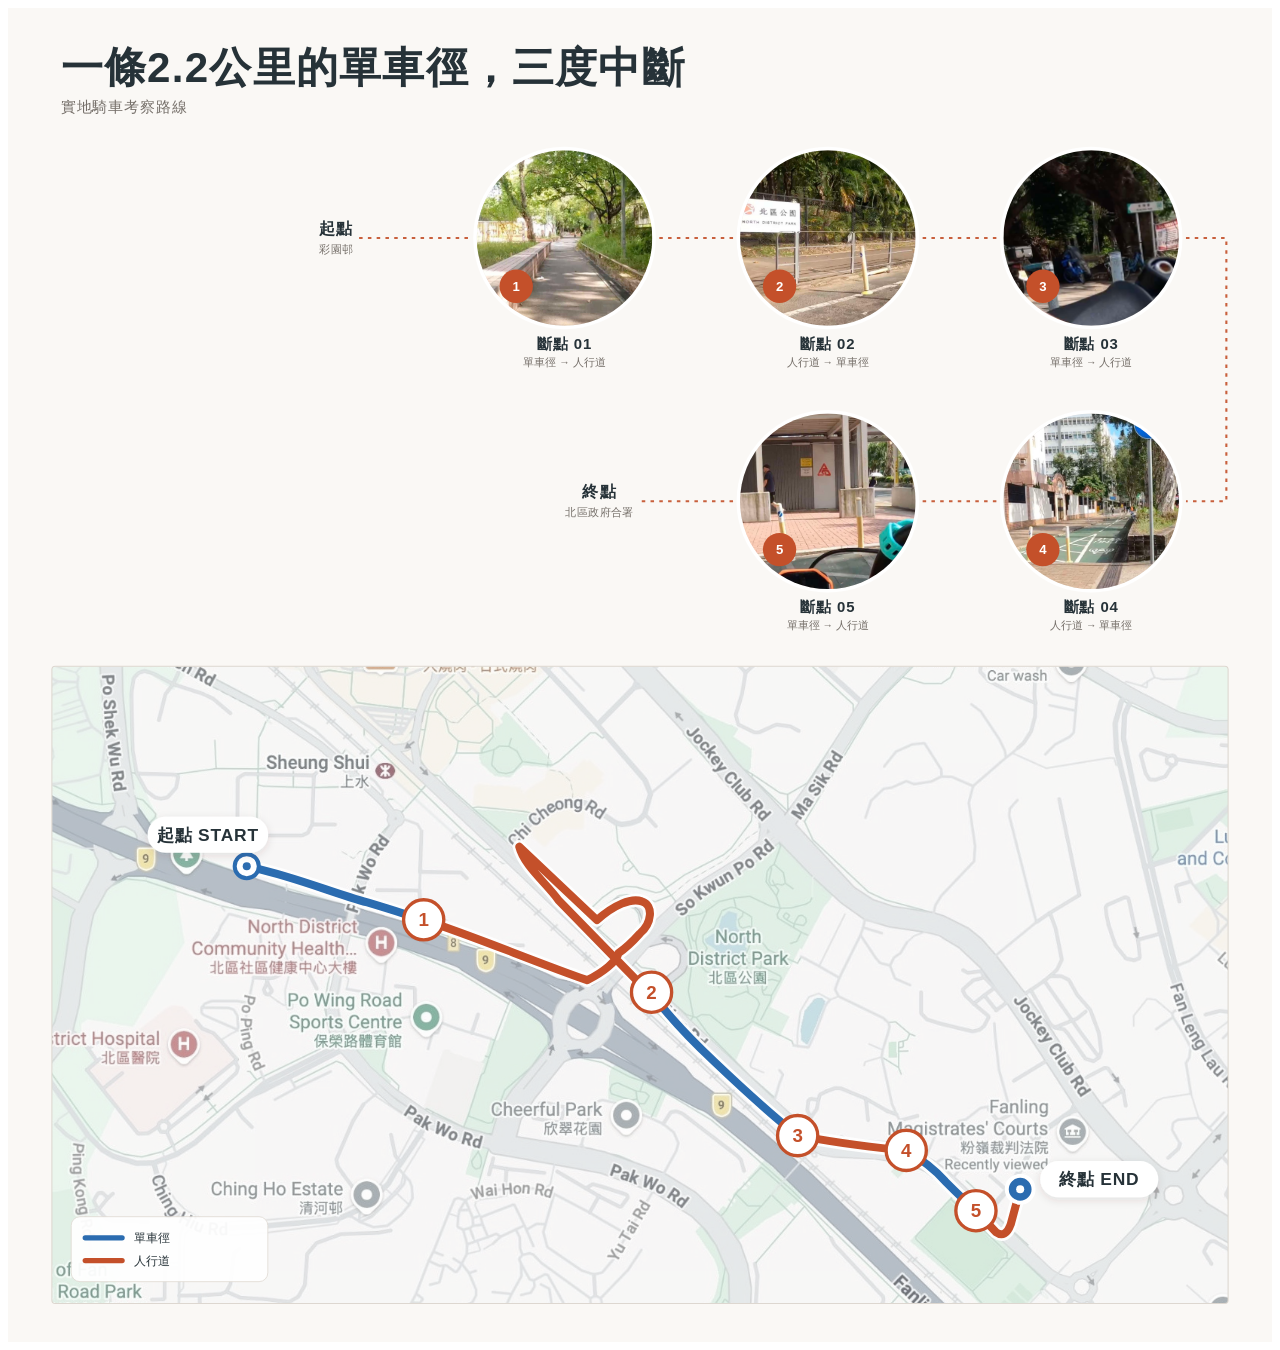
<file: components/cycling-route-map/component.html>
<!--
============================================================================
  元件：單車徑斷點路線圖 (cycling-route breakpoints map)
  給接手網頁的 AI —— 這是一個可直接嵌入的 HTML 片段，不是完整頁面。
  本檔案沒有 <html>/<head>/<body>，可直接 insertAdjacentHTML / 貼進模板 /
  放進 CMS 的 HTML block。所有 CSS 選擇器都以 #crm-root 為作用域，
  所有 SVG id 與 JS 全域變數都加了 crm- 前綴 / IIFE 包覆，不會污染宿主頁面。

  【用法 A｜最省事，零衝突】用 iframe 引入同包的完整頁面：
    <div style="width:100%;max-width:1440px;margin:0 auto;aspect-ratio:1440/1520">
      <iframe src="cycling-route-breakpoints.html"
              style="width:100%;height:100%;border:0" loading="lazy"
              title="單車徑斷點路線圖"></iframe>
    </div>
  可直接參考同資料夾的 embed.html。

  【用法 B｜插入 DOM】把本檔案全部內容直接放進目標網頁的容器中：
    <div id="my-section"></div>
    <script>fetch("component.html").then(r=>r.text()).then(h=>{
      document.getElementById("my-section").innerHTML = h;
    })</script>
  注意：innerHTML 注入的 <script> 不會執行，需改用 DOM 方式插入，
  或直接把 <script> 內容搬到宿主頁面上。用法 A 沒有這個限制。

  【資源依賴】7 個檔案，必須保持以下相對結構：
    map-base.jpg
    photos/breakpoint-1.jpg ... breakpoint-5.jpg
  若資源不在同目錄：只需改 <script> 裡的 ASSET_BASE 常數
  （例如 "/assets/route/" 或 CDN 前綴），圖片路徑會自動全部套用。
  缺少照片時該圓圈會自動顯示「現場照片」佔位，不會破圖。

  【尺寸】SVG viewBox = 0 0 1440 1520，寬度 100% 自適應、高度等比。
  外層容器建議 max-width: 1440px；不要設定固定 height，否則會變形。

  【互動】滑鼠移到地圖上的編號 1–5，對應照片圓圈放大 1.14 倍並
  出現 8px 赭紅 #C4502A 包邊；移開即復原。圓圈本身不響應 hover。

  【顏色 / 資料】單車徑 #2B6CB0、人行道 #C4502A、紙色 #FAF8F5。
  五個 WGS84 座標存在每個 #crm-breakpoint-N 的 data-lat / data-lon。
  全文為繁體中文；改文案請直接編輯 SVG 內的 <text>。

  【不要做】不要移除 #crm-root 包裝、不要去掉 id 的 crm- 前綴、
  不要把底圖換成需要 API key 的線上地圖（本圖使用使用者提供的靜態底圖，
  不含任何外部服務請求）。
============================================================================
-->
<style>
#crm-root {
  --cycle: #2B6CB0;
  --walk: #C4502A;
  --ink: #263238;
  --muted: #756F69;
  --paper: #FAF8F5;
  --leader: #8E8178;
  box-sizing: border-box;
  width: 100%;
  background: var(--paper);
  color: var(--ink);
  font-family: -apple-system, BlinkMacSystemFont, "PingFang TC", "PingFang SC", "Noto Sans CJK TC", "Microsoft JhengHei", sans-serif;
}
#crm-root *, #crm-root *::before, #crm-root *::after { box-sizing: border-box; }
#crm-root .crm-main { width: 100%; max-width: 1600px; margin: 0 auto; }
#crm-root svg { display: block; width: 100%; height: auto; }
#crm-root .title { font-size: 48px; font-weight: 720; letter-spacing: 1.4px; fill: var(--ink); }
#crm-root .subtitle { font-size: 17px; font-weight: 400; letter-spacing: 1px; fill: var(--muted); }
#crm-root .legend-text { font-size: 14px; font-weight: 550; fill: var(--ink); }
#crm-root .photo-label { font-size: 17px; font-weight: 700; letter-spacing: 1px; fill: var(--ink); }
#crm-root .photo-sub { font-size: 12px; font-weight: 500; fill: var(--muted); }
#crm-root .terminal-main { font-size: 18px; font-weight: 780; letter-spacing: 2px; fill: var(--ink); }
#crm-root .terminal-sub { font-size: 13px; font-weight: 500; letter-spacing: .5px; fill: var(--muted); }
#crm-root .photo-placeholder { font-size: 12px; font-weight: 550; letter-spacing: 1px; fill: #9B948D; }
#crm-root .photo-number { font-size: 15px; font-weight: 750; fill: #FFFFFF; text-anchor: middle; dominant-baseline: central; }
#crm-root .map-number { font-size: 14px; font-weight: 750; fill: var(--walk); text-anchor: middle; dominant-baseline: central; }
#crm-root .map-label { font-size: 13px; font-weight: 650; letter-spacing: .6px; fill: var(--ink); }
#crm-root .photo-connector { fill: none; stroke: var(--walk); stroke-width: 2.4; stroke-dasharray: 4 6; opacity: .9; }
#crm-root .photo-connector.stepped { stroke-linejoin: round; stroke-linecap: butt; }
#crm-root .node-disc { transform-box: fill-box; transform-origin: center; transition: transform .32s cubic-bezier(.22,.72,.28,1); }
#crm-root .photo-node.is-active .node-disc { transform: scale(1.14); }
#crm-root .node-ring { opacity: 0; transition: opacity .32s ease; }
#crm-root .photo-node.is-active .node-ring { opacity: 1; }
#crm-root .node-caption { transition: transform .32s cubic-bezier(.22,.72,.28,1); }
#crm-root .photo-node.is-active .node-caption { transform: translateY(16px); }
#crm-root #crm-route-map [id^="crm-breakpoint-"] { cursor: pointer; }
#crm-root .route-casing { fill: none; stroke: #FFFFFF; stroke-width: 10; stroke-linecap: round; stroke-linejoin: round; opacity: .94; }
#crm-root .route { fill: none; stroke-width: 6; stroke-linecap: round; stroke-linejoin: round; }
#crm-root .cycle { stroke: var(--cycle); }
#crm-root .walk { stroke: var(--walk); }
#crm-root .base-map { filter: saturate(.48) contrast(.90) brightness(1.055); opacity: .80; }
#crm-root .photo-image { opacity: 0; transition: opacity .25s ease; }
#crm-root .photo-image.loaded { opacity: 1; }
@media print {
  #crm-root { background: #FFFFFF; max-width: none; }
  #crm-root .crm-main { max-width: none; }
  #crm-root svg { width: 100%; }
}
</style>
<div id="crm-root">
<div class="crm-main">
<svg viewBox="0 0 1440 1520" role="img" aria-labelledby="crm-svg-title crm-svg-desc" xmlns="http://www.w3.org/2000/svg">
  <title id="crm-svg-title">上水至粉嶺實地騎行路線的五個斷點</title>
  <desc id="crm-svg-desc">單車徑使用海港藍，人行道使用赭紅。五個現場照片佔位按上排三個、下排兩個錯落排列，並以虛線按順序連接。路線保留繞圈與實際末段。</desc>
  <defs>
    <clipPath id="crm-map-clip">
      <rect x="224.4792" y="441.7708" width="1088.75" height="589.7396" rx="3"/>
    </clipPath>
    <clipPath id="crm-photo-clip-1"><circle cx="0" cy="0" r="100"/></clipPath>
    <clipPath id="crm-photo-clip-2"><circle cx="0" cy="0" r="100"/></clipPath>
    <clipPath id="crm-photo-clip-3"><circle cx="0" cy="0" r="100"/></clipPath>
    <clipPath id="crm-photo-clip-4"><circle cx="0" cy="0" r="100"/></clipPath>
    <clipPath id="crm-photo-clip-5"><circle cx="0" cy="0" r="100"/></clipPath>
    <filter id="crm-soft-shadow" x="-30%" y="-30%" width="160%" height="160%">
      <feDropShadow dx="0" dy="2" stdDeviation="3" flood-color="#423A34" flood-opacity=".12"/>
    </filter>
  </defs>

  <!-- Header -->
  <text x="60" y="84" class="title">一條2.2公里的單車徑，三度中斷</text>
  <text x="60" y="118" class="subtitle">實地騎車考察路線</text>

  <!-- Staggered photo timeline, shifted right as one block. Terminals frame the sequence. -->
  <g id="crm-photo-timeline" transform="translate(484 0)">
  <g id="crm-photo-connectors">
    <path class="photo-connector" d="M-84 262 H42"/>
    <path class="photo-connector" d="M258 262 H342"/>
    <path class="photo-connector" d="M558 262 H642"/>
    <path class="photo-connector stepped" d="M858 262 H904 V562 H858"/>
    <path class="photo-connector" d="M642 562 H558"/>
    <path class="photo-connector" d="M238 562 H342"/>
  </g>

  <g id="crm-timeline-terminals">
    <text x="-110" y="257" text-anchor="middle" class="terminal-main">起點</text>
    <text x="-110" y="279" text-anchor="middle" class="terminal-sub">彩園邨</text>
    <text x="190" y="557" text-anchor="middle" class="terminal-main">終點</text>
    <text x="190" y="579" text-anchor="middle" class="terminal-sub">北區政府合署</text>
  </g>

  <!-- Photo placeholders: put images in photos/breakpoint-1.jpg ... breakpoint-5.jpg -->
  <g id="crm-photo-nodes">
    <g id="crm-photo-node-1" class="photo-node" transform="translate(150 262)">
      <g class="node-disc">
        <circle r="104" fill="#FFFFFF"/><circle r="100" fill="#EEEAE5"/>
        <g transform="translate(-29 -36) scale(1.4)" fill="none" stroke="#AAA29A" stroke-width="1.7"><rect width="42" height="32" rx="3"/><circle cx="30" cy="9" r="4"/><path d="M4 27 L15 15 L22 22 L28 17 L38 27"/></g>
        <text y="24" text-anchor="middle" class="photo-placeholder">現場照片</text>
        <image id="crm-photo-image-1" class="photo-image" x="-100" y="-100" width="200" height="200" preserveAspectRatio="xMidYMid slice" clip-path="url(#crm-photo-clip-1)"/>
        <circle cx="-55" cy="55" r="19" fill="#C4502A"/><text x="-55" y="55" class="photo-number">1</text>
        <circle class="node-ring" r="106" fill="none" stroke="#C4502A" stroke-width="8"/>
      </g>
      <g class="node-caption">
        <text y="126" text-anchor="middle" class="photo-label">斷點 01</text><text y="146" text-anchor="middle" class="photo-sub">單車徑 → 人行道</text>
      </g>
    </g>
    <g id="crm-photo-node-2" class="photo-node" transform="translate(450 262)">
      <g class="node-disc">
        <circle r="104" fill="#FFFFFF"/><circle r="100" fill="#EEEAE5"/>
        <g transform="translate(-29 -36) scale(1.4)" fill="none" stroke="#AAA29A" stroke-width="1.7"><rect width="42" height="32" rx="3"/><circle cx="30" cy="9" r="4"/><path d="M4 27 L15 15 L22 22 L28 17 L38 27"/></g>
        <text y="24" text-anchor="middle" class="photo-placeholder">現場照片</text>
        <image id="crm-photo-image-2" class="photo-image" x="-100" y="-100" width="200" height="200" preserveAspectRatio="xMidYMid slice" clip-path="url(#crm-photo-clip-2)"/>
        <circle cx="-55" cy="55" r="19" fill="#C4502A"/><text x="-55" y="55" class="photo-number">2</text>
        <circle class="node-ring" r="106" fill="none" stroke="#C4502A" stroke-width="8"/>
      </g>
      <g class="node-caption">
        <text y="126" text-anchor="middle" class="photo-label">斷點 02</text><text y="146" text-anchor="middle" class="photo-sub">人行道 → 單車徑</text>
      </g>
    </g>
    <g id="crm-photo-node-3" class="photo-node" transform="translate(750 262)">
      <g class="node-disc">
        <circle r="104" fill="#FFFFFF"/><circle r="100" fill="#EEEAE5"/>
        <g transform="translate(-29 -36) scale(1.4)" fill="none" stroke="#AAA29A" stroke-width="1.7"><rect width="42" height="32" rx="3"/><circle cx="30" cy="9" r="4"/><path d="M4 27 L15 15 L22 22 L28 17 L38 27"/></g>
        <text y="24" text-anchor="middle" class="photo-placeholder">現場照片</text>
        <image id="crm-photo-image-3" class="photo-image" x="-100" y="-100" width="200" height="200" preserveAspectRatio="xMidYMid slice" clip-path="url(#crm-photo-clip-3)"/>
        <circle cx="-55" cy="55" r="19" fill="#C4502A"/><text x="-55" y="55" class="photo-number">3</text>
        <circle class="node-ring" r="106" fill="none" stroke="#C4502A" stroke-width="8"/>
      </g>
      <g class="node-caption">
        <text y="126" text-anchor="middle" class="photo-label">斷點 03</text><text y="146" text-anchor="middle" class="photo-sub">單車徑 → 人行道</text>
      </g>
    </g>
    <g id="crm-photo-node-4" class="photo-node" transform="translate(750 562)">
      <g class="node-disc">
        <circle r="104" fill="#FFFFFF"/><circle r="100" fill="#EEEAE5"/>
        <g transform="translate(-29 -36) scale(1.4)" fill="none" stroke="#AAA29A" stroke-width="1.7"><rect width="42" height="32" rx="3"/><circle cx="30" cy="9" r="4"/><path d="M4 27 L15 15 L22 22 L28 17 L38 27"/></g>
        <text y="24" text-anchor="middle" class="photo-placeholder">現場照片</text>
        <image id="crm-photo-image-4" class="photo-image" x="-100" y="-100" width="200" height="200" preserveAspectRatio="xMidYMid slice" clip-path="url(#crm-photo-clip-4)"/>
        <circle cx="-55" cy="55" r="19" fill="#C4502A"/><text x="-55" y="55" class="photo-number">4</text>
        <circle class="node-ring" r="106" fill="none" stroke="#C4502A" stroke-width="8"/>
      </g>
      <g class="node-caption">
        <text y="126" text-anchor="middle" class="photo-label">斷點 04</text><text y="146" text-anchor="middle" class="photo-sub">人行道 → 單車徑</text>
      </g>
    </g>
    <g id="crm-photo-node-5" class="photo-node" transform="translate(450 562)">
      <g class="node-disc">
        <circle r="104" fill="#FFFFFF"/><circle r="100" fill="#EEEAE5"/>
        <g transform="translate(-29 -36) scale(1.4)" fill="none" stroke="#AAA29A" stroke-width="1.7"><rect width="42" height="32" rx="3"/><circle cx="30" cy="9" r="4"/><path d="M4 27 L15 15 L22 22 L28 17 L38 27"/></g>
        <text y="24" text-anchor="middle" class="photo-placeholder">現場照片</text>
        <image id="crm-photo-image-5" class="photo-image" x="-100" y="-100" width="200" height="200" preserveAspectRatio="xMidYMid slice" clip-path="url(#crm-photo-clip-5)"/>
        <circle cx="-55" cy="55" r="19" fill="#C4502A"/><text x="-55" y="55" class="photo-number">5</text>
        <circle class="node-ring" r="106" fill="none" stroke="#C4502A" stroke-width="8"/>
      </g>
      <g class="node-caption">
        <text y="126" text-anchor="middle" class="photo-label">斷點 05</text><text y="146" text-anchor="middle" class="photo-sub">單車徑 → 人行道</text>
      </g>
    </g>
  </g>
  </g>

  <!--
    Map section. The base map was cropped to its core area (250,110,1560x845),
    then this whole group is scaled by 1.2307692 so the frame keeps its original
    1340 x 725.8 size at (50, 750). Base map and route share this one transform,
    so their relative position cannot drift. The legend sits outside the group
    and keeps its original type size.
  -->
  <g id="crm-map-section" transform="translate(-226.2821 206.2821) scale(1.2307692)">
  <!-- Base map supplied by the user; no external map service is loaded. -->
  <g clip-path="url(#crm-map-clip)">
    <image id="crm-base-map" x="224.4792" y="441.7708" width="1088.75" height="589.7396" preserveAspectRatio="none" class="base-map"/>
    <rect x="224.4792" y="441.7708" width="1088.75" height="589.7396" fill="#FFFFFF" opacity=".10"/>
  </g>
  <rect x="224.4792" y="441.7708" width="1088.75" height="589.7396" rx="3" fill="none" stroke="#DDD7D0" stroke-width="1"/>

  <!--
    Route coordinates below are in the original 1080 x 649 map reference frame.
    Segment order: start-1 cycle; 1-2 walk; 2-3 cycle; 3-4 walk;
    4-5 cycle (former 4-5 plus 5-6 merged); 5-end walk (former 6-end).
    Former breakpoint 5 was a traffic-light junction, not a discontinuity.
    The walking loop and the actual V-shaped end are retained.
  -->
  <g id="crm-route-map" transform="translate(50 365) scale(1.2407407407)">
    <g aria-hidden="true">
      <path class="route-casing" d="M286 211 C320 218 350 231 376 238 C396 244 408 248 418 251"/>
      <path class="route-casing" d="M418 251 C455 263 500 282 540 296 C552 290 562 282 563.3 275.8 C569 272 575 266 579.3 261.2 C588 254 590 240 580.7 237.2 C572.7 234.5 560 239.8 547.3 251.2 L489.3 196.5 C493 211 510 224 518.7 236.5 L577.3 296.5 C583 300 585 302 588 305"/>
      <path class="route-casing" d="M588 305 C600 323 617 340 635 357 C655 376 674 394 697 412"/>
      <path class="route-casing" d="M697 412 C725 417 752 421 778 423"/>
      <path class="route-casing" d="M778 423 C790 430 800 438 807 446 C814 453 822 461 830 468"/>
      <path class="route-casing" d="M830 468 L845 484 Q852 489 856 478 L863 452"/>
    </g>
    <g id="crm-route-segments">
      <path id="crm-segment-start-1" class="route cycle" d="M286 211 C320 218 350 231 376 238 C396 244 408 248 418 251"/>
      <path id="crm-segment-1-2" class="route walk" d="M418 251 C455 263 500 282 540 296 C552 290 562 282 563.3 275.8 C569 272 575 266 579.3 261.2 C588 254 590 240 580.7 237.2 C572.7 234.5 560 239.8 547.3 251.2 L489.3 196.5 C493 211 510 224 518.7 236.5 L577.3 296.5 C583 300 585 302 588 305"/>
      <path id="crm-segment-2-3" class="route cycle" d="M588 305 C600 323 617 340 635 357 C655 376 674 394 697 412"/>
      <path id="crm-segment-3-4" class="route walk" d="M697 412 C725 417 752 421 778 423"/>
      <path id="crm-segment-4-5" class="route cycle" d="M778 423 C790 430 800 438 807 446 C814 453 822 461 830 468"/>
      <path id="crm-segment-5-end" class="route walk" d="M830 468 L845 484 Q852 489 856 478 L863 452"/>
    </g>

    <!-- Start -->
    <circle cx="286" cy="211" r="9" fill="#FFFFFF" stroke="#2B6CB0" stroke-width="3"/>
    <circle cx="286" cy="211" r="3" fill="#2B6CB0"/>
    <g transform="translate(212 174)" filter="url(#crm-soft-shadow)">
      <rect x="0" y="0" width="90" height="27" rx="13.5" fill="#FFFFFF"/>
      <text x="45" y="18" text-anchor="middle" class="map-label">起點 START</text>
    </g>

    <!-- Breakpoints with supplied WGS84 coordinates stored as data attributes. -->
    <g id="crm-breakpoint-1" data-lat="22.498950833730433" data-lon="114.12857900555558">
      <circle cx="418" cy="251" r="26" fill="none" pointer-events="all"/>
      <circle cx="418" cy="251" r="15" fill="#FFFFFF" stroke="#C4502A" stroke-width="2.5"/>
      <text x="418" y="251" class="map-number">1</text>
    </g>
    <g id="crm-breakpoint-2" data-lat="22.49779734391814" data-lon="114.13225750557483">
      <circle cx="588" cy="305" r="26" fill="none" pointer-events="all"/>
      <circle cx="588" cy="305" r="15" fill="#FFFFFF" stroke="#C4502A" stroke-width="2.5"/>
      <text x="588" y="305" class="map-number">2</text>
    </g>
    <g id="crm-breakpoint-3" data-lat="22.495749338291603" data-lon="114.13458746084017">
      <circle cx="697" cy="412" r="26" fill="none" pointer-events="all"/>
      <circle cx="697" cy="412" r="15" fill="#FFFFFF" stroke="#C4502A" stroke-width="2.5"/>
      <text x="697" y="412" class="map-number">3</text>
    </g>
    <g id="crm-breakpoint-4" data-lat="22.495300865859974" data-lon="114.13665853218714">
      <circle cx="778" cy="423" r="26" fill="none" pointer-events="all"/>
      <circle cx="778" cy="423" r="15" fill="#FFFFFF" stroke="#C4502A" stroke-width="2.5"/>
      <text x="778" y="423" class="map-number">4</text>
    </g>
    <g id="crm-breakpoint-5" data-lat="22.49460064785797" data-lon="114.13753633897309">
      <circle cx="830" cy="468" r="26" fill="none" pointer-events="all"/>
      <circle cx="830" cy="468" r="15" fill="#FFFFFF" stroke="#C4502A" stroke-width="2.5"/>
      <text x="830" y="468" class="map-number">5</text>
    </g>

    <!-- Actual destination, reached by the red-line correction from the earlier discussion. -->
    <circle cx="863" cy="452" r="10" fill="#2B6CB0" stroke="#FFFFFF" stroke-width="3"/>
    <circle cx="863" cy="452" r="3" fill="#FFFFFF"/>
    <g transform="translate(878 431)" filter="url(#crm-soft-shadow)">
      <rect x="0" y="0" width="88" height="27" rx="13.5" fill="#FFFFFF"/>
      <text x="44" y="18" text-anchor="middle" class="map-label">終點 END</text>
    </g>
  </g>
  </g>
  <!-- Legend moved into the lower-left corner of the map. -->
  <g id="crm-map-legend" transform="translate(72 1377)">
    <rect x="0" y="0" width="224" height="74" rx="10" fill="#FFFFFF" opacity=".94" stroke="#E1DBD4" stroke-width="1"/>
    <line x1="16" y1="24" x2="58" y2="24" stroke="#2B6CB0" stroke-width="6" stroke-linecap="round"/>
    <text x="72" y="29" class="legend-text">單車徑</text>
    <line x1="16" y1="50" x2="58" y2="50" stroke="#C4502A" stroke-width="6" stroke-linecap="round"/>
    <text x="72" y="55" class="legend-text">人行道</text>
  </g>
</svg>
</div>
</div>
<script>
(function () {
  // 只需要改這一個常數，就能把整個元件搬到任何目錄 / CDN。
  // 例如資源放在 https://example.com/story/ 時設為 "https://example.com/story/"
  var ASSET_BASE = "";

  var base = document.getElementById("crm-base-map");
  if (base) base.setAttribute("href", ASSET_BASE + "map-base.jpg");

  [1, 2, 3, 4, 5].forEach(function (i) {
    var src = ASSET_BASE + "photos/breakpoint-" + i + ".jpg";
    var probe = new Image();
    probe.onload = function () {
      var target = document.getElementById("crm-photo-image-" + i);
      if (!target) return;
      target.setAttribute("href", src);
      target.classList.add("loaded");
    };
    probe.src = src;
  });

  var markers = document.querySelectorAll('#crm-route-map [id^="crm-breakpoint-"]');
  function setActive(i, on) {
    var node = document.getElementById("crm-photo-node-" + i);
    if (node) node.classList.toggle("is-active", on);
  }
  markers.forEach(function (marker) {
    var i = marker.id.replace("crm-breakpoint-", "");
    marker.addEventListener("pointerenter", function () { setActive(i, true); });
    marker.addEventListener("pointerleave", function () { setActive(i, false); });
  });
})();
</script>
</file>
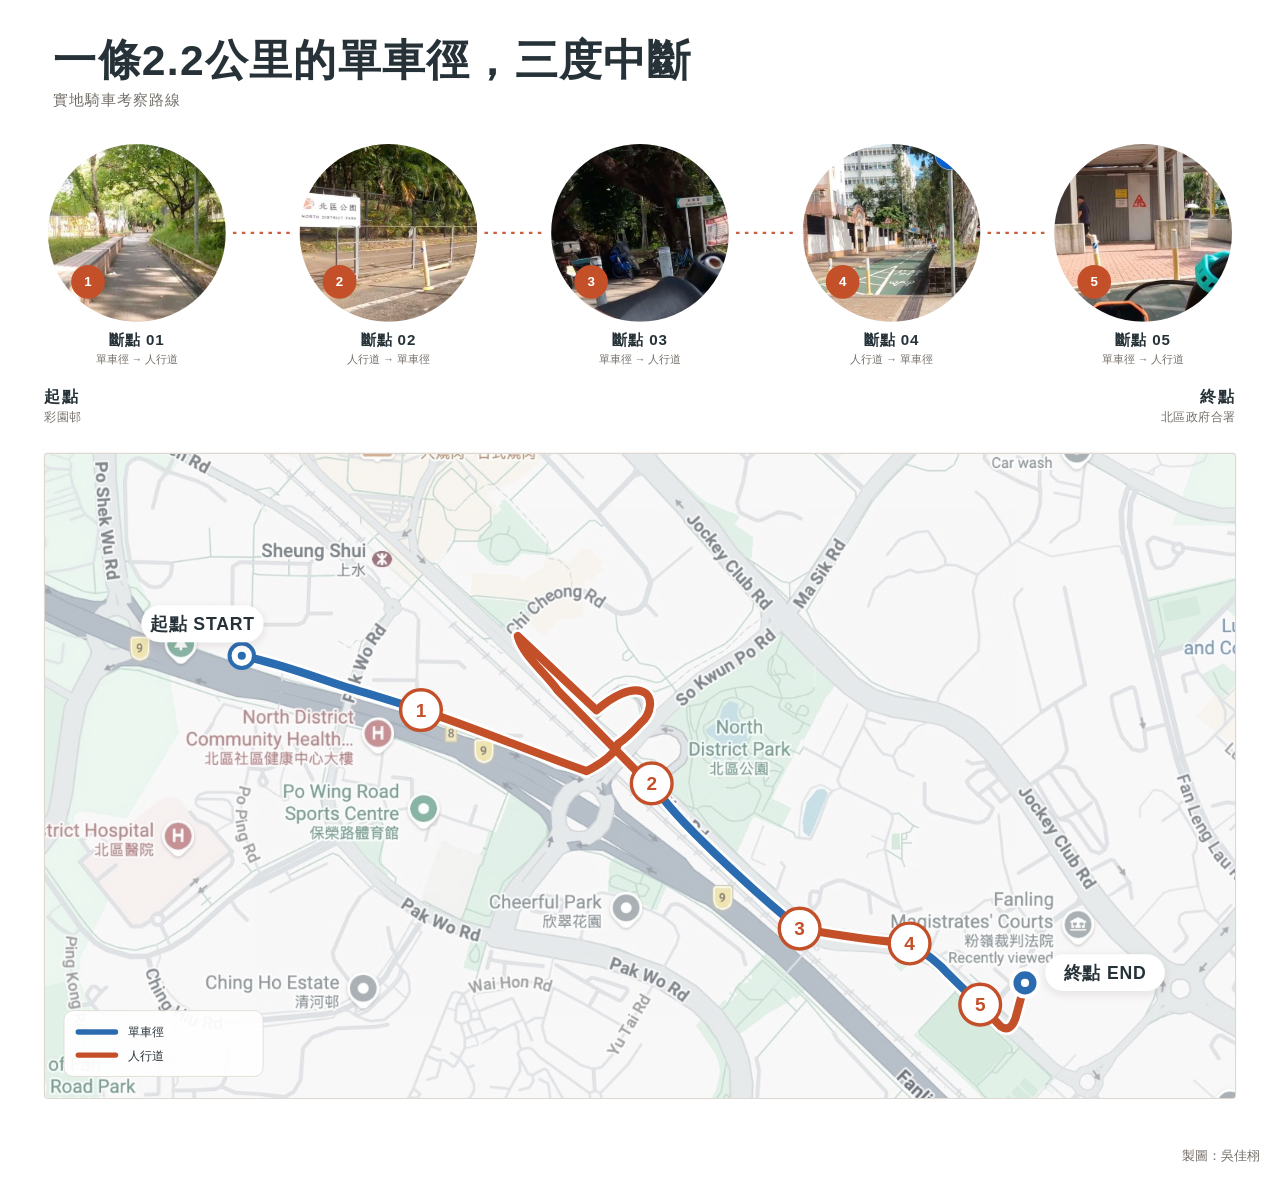
<file: components/cycling-route-map/cycling-route-breakpoints.html>
<!DOCTYPE html>
<html lang="zh-Hant">
<head>
  <meta charset="UTF-8">
  <meta name="author" content="吳佳栩">
  <meta name="viewport" content="width=device-width, initial-scale=1.0">
  <title>一條2.2公里的單車徑，三度中斷｜上水至粉嶺實地騎行路線</title>
  <style>
    :root {
      --cycle: #2B6CB0;
      --walk: #C4502A;
      --ink: #263238;
      --muted: #756F69;
      --paper: #FFFFFF;
      --leader: #8E8178;
    }
    * { box-sizing: border-box; }
    html, body { margin: 0;  background: var(--paper); }
    body {
      font-family: -apple-system, BlinkMacSystemFont, "PingFang TC", "PingFang SC", "Noto Sans CJK TC", "Microsoft JhengHei", sans-serif;
      color: var(--ink);
    }
    main { width: 100%; max-width: 1600px; margin: 0 auto; }
    svg { display: block; width: 100%; height: auto; }
    .route-credit { margin: 8px 20px 16px; font-size: 13px; line-height: 1.6; text-align: right; color: var(--muted); }
    .title { font-size: 48px; font-weight: 720; letter-spacing: 1.4px; fill: var(--ink); }
    .subtitle { font-size: 17px; font-weight: 400; letter-spacing: 1px; fill: var(--muted); }
    .legend-text { font-size: 14px; font-weight: 550; fill: var(--ink); }
    .photo-label { font-size: 17px; font-weight: 700; letter-spacing: 1px; fill: var(--ink); }
    .photo-sub { font-size: 12px; font-weight: 500; fill: var(--muted); }
    .terminal-main { font-size: 18px; font-weight: 780; letter-spacing: 2px; fill: var(--ink); }
    .terminal-sub { font-size: 13px; font-weight: 500; letter-spacing: .5px; fill: var(--muted); }
    .photo-placeholder { font-size: 12px; font-weight: 550; letter-spacing: 1px; fill: #9B948D; }
    .photo-number { font-size: 15px; font-weight: 750; fill: #FFFFFF; text-anchor: middle; dominant-baseline: central; }
    .map-number { font-size: 14px; font-weight: 750; fill: var(--walk); text-anchor: middle; dominant-baseline: central; }
    .map-label { font-size: 13px; font-weight: 650; letter-spacing: .6px; fill: var(--ink); }
    .photo-connector { fill: none; stroke: var(--walk); stroke-width: 2.4; stroke-dasharray: 4 6; opacity: .9; }
    .photo-connector.stepped { stroke-linejoin: round; stroke-linecap: butt; }
    /* Hover linkage: a map marker enlarges its photo circle and draws a clay-red rim. */
    .node-disc { transform-box: fill-box; transform-origin: center; transition: transform .32s cubic-bezier(.22,.72,.28,1); }
    .photo-node.is-active .node-disc { transform: scale(1.14); }
    .node-ring { opacity: 0; transition: opacity .32s ease; }
    .photo-node.is-active .node-ring { opacity: 1; }
    .node-caption { transition: transform .32s cubic-bezier(.22,.72,.28,1); }
    .photo-node.is-active .node-caption { transform: translateY(16px); }
    #route-map [id^="breakpoint-"] { cursor: pointer; }
    .route-casing { fill: none; stroke: #FFFFFF; stroke-width: 10; stroke-linecap: round; stroke-linejoin: round; opacity: .94; }
    .route { fill: none; stroke-width: 6; stroke-linecap: round; stroke-linejoin: round; }
    .cycle { stroke: var(--cycle); }
    .walk { stroke: var(--walk); }
    .base-map { filter: saturate(.48) contrast(.90) brightness(1.055); opacity: .80; }
    .photo-image { opacity: 0; transition: opacity .25s ease; }
    .photo-image.loaded { opacity: 1; }
    @media print {
      body { background: #FFFFFF; }
      main { max-width: none; }
      svg { width: 100%; }
    }
  </style>
</head>
<body>
<main>
<svg viewBox="0 0 1440 1280" role="img" aria-labelledby="svg-title svg-desc" xmlns="http://www.w3.org/2000/svg">
  <title id="svg-title">上水至粉嶺實地騎行路線的五個斷點</title>
  <desc id="svg-desc">單車徑使用海港藍，人行道使用赭紅。五個現場照片橫向排列，左右邊界與下方地圖對齊，並以虛線按順序連接。路線保留繞圈與實際末段。</desc>
  <defs>
    <clipPath id="map-clip">
      <rect x="224.4792" y="441.7708" width="1088.75" height="589.7396" rx="3"/>
    </clipPath>
    <clipPath id="photo-clip-1"><circle cx="0" cy="0" r="100"/></clipPath>
    <clipPath id="photo-clip-2"><circle cx="0" cy="0" r="100"/></clipPath>
    <clipPath id="photo-clip-3"><circle cx="0" cy="0" r="100"/></clipPath>
    <clipPath id="photo-clip-4"><circle cx="0" cy="0" r="100"/></clipPath>
    <clipPath id="photo-clip-5"><circle cx="0" cy="0" r="100"/></clipPath>
    <filter id="soft-shadow" x="-30%" y="-30%" width="160%" height="160%">
      <feDropShadow dx="0" dy="2" stdDeviation="3" flood-color="#423A34" flood-opacity=".12"/>
    </filter>
  </defs>

  <!-- Header -->
  <text x="60" y="84" class="title">一條2.2公里的單車徑，三度中斷</text>
  <text x="60" y="118" class="subtitle">實地騎車考察路線</text>

  <!-- Five photographs share a single row aligned with the map below. -->
  <g id="photo-timeline" transform="translate(0 0)">
  <g id="photo-connectors">
<path class="photo-connector" d="M262 262 H329"/>
<path class="photo-connector" d="M545 262 H612"/>
<path class="photo-connector" d="M828 262 H895"/>
<path class="photo-connector" d="M1111 262 H1178"/>
  </g>

  <g id="timeline-terminals">
    <text x="50" y="452" text-anchor="start" class="terminal-main">起點</text>
    <text x="50" y="474" text-anchor="start" class="terminal-sub">彩園邨</text>
    <text x="1390" y="452" text-anchor="end" class="terminal-main">終點</text>
    <text x="1390" y="474" text-anchor="end" class="terminal-sub">北區政府合署</text>
  </g>

  <!-- Photo placeholders: put images in photos/breakpoint-1.jpg ... breakpoint-5.jpg -->
  <g id="photo-nodes">
    <g id="photo-node-1" class="photo-node" transform="translate(154 262)">
      <g class="node-disc">
        <circle r="104" fill="#FFFFFF"/><circle r="100" fill="#EEEAE5"/>
        <g transform="translate(-29 -36) scale(1.4)" fill="none" stroke="#AAA29A" stroke-width="1.7"><rect width="42" height="32" rx="3"/><circle cx="30" cy="9" r="4"/><path d="M4 27 L15 15 L22 22 L28 17 L38 27"/></g>
        <text y="24" text-anchor="middle" class="photo-placeholder">現場照片</text>
        <image id="photo-image-1" class="photo-image" x="-100" y="-100" width="200" height="200" preserveAspectRatio="xMidYMid slice" clip-path="url(#photo-clip-1)"/>
        <circle cx="-55" cy="55" r="19" fill="#C4502A"/><text x="-55" y="55" class="photo-number">1</text>
        <circle class="node-ring" r="106" fill="none" stroke="#C4502A" stroke-width="8"/>
      </g>
      <g class="node-caption">
        <text y="126" text-anchor="middle" class="photo-label">斷點 01</text><text y="146" text-anchor="middle" class="photo-sub">單車徑 → 人行道</text>
      </g>
    </g>
    <g id="photo-node-2" class="photo-node" transform="translate(437 262)">
      <g class="node-disc">
        <circle r="104" fill="#FFFFFF"/><circle r="100" fill="#EEEAE5"/>
        <g transform="translate(-29 -36) scale(1.4)" fill="none" stroke="#AAA29A" stroke-width="1.7"><rect width="42" height="32" rx="3"/><circle cx="30" cy="9" r="4"/><path d="M4 27 L15 15 L22 22 L28 17 L38 27"/></g>
        <text y="24" text-anchor="middle" class="photo-placeholder">現場照片</text>
        <image id="photo-image-2" class="photo-image" x="-100" y="-100" width="200" height="200" preserveAspectRatio="xMidYMid slice" clip-path="url(#photo-clip-2)"/>
        <circle cx="-55" cy="55" r="19" fill="#C4502A"/><text x="-55" y="55" class="photo-number">2</text>
        <circle class="node-ring" r="106" fill="none" stroke="#C4502A" stroke-width="8"/>
      </g>
      <g class="node-caption">
        <text y="126" text-anchor="middle" class="photo-label">斷點 02</text><text y="146" text-anchor="middle" class="photo-sub">人行道 → 單車徑</text>
      </g>
    </g>
    <g id="photo-node-3" class="photo-node" transform="translate(720 262)">
      <g class="node-disc">
        <circle r="104" fill="#FFFFFF"/><circle r="100" fill="#EEEAE5"/>
        <g transform="translate(-29 -36) scale(1.4)" fill="none" stroke="#AAA29A" stroke-width="1.7"><rect width="42" height="32" rx="3"/><circle cx="30" cy="9" r="4"/><path d="M4 27 L15 15 L22 22 L28 17 L38 27"/></g>
        <text y="24" text-anchor="middle" class="photo-placeholder">現場照片</text>
        <image id="photo-image-3" class="photo-image" x="-100" y="-100" width="200" height="200" preserveAspectRatio="xMidYMid slice" clip-path="url(#photo-clip-3)"/>
        <circle cx="-55" cy="55" r="19" fill="#C4502A"/><text x="-55" y="55" class="photo-number">3</text>
        <circle class="node-ring" r="106" fill="none" stroke="#C4502A" stroke-width="8"/>
      </g>
      <g class="node-caption">
        <text y="126" text-anchor="middle" class="photo-label">斷點 03</text><text y="146" text-anchor="middle" class="photo-sub">單車徑 → 人行道</text>
      </g>
    </g>
    <g id="photo-node-4" class="photo-node" transform="translate(1003 262)">
      <g class="node-disc">
        <circle r="104" fill="#FFFFFF"/><circle r="100" fill="#EEEAE5"/>
        <g transform="translate(-29 -36) scale(1.4)" fill="none" stroke="#AAA29A" stroke-width="1.7"><rect width="42" height="32" rx="3"/><circle cx="30" cy="9" r="4"/><path d="M4 27 L15 15 L22 22 L28 17 L38 27"/></g>
        <text y="24" text-anchor="middle" class="photo-placeholder">現場照片</text>
        <image id="photo-image-4" class="photo-image" x="-100" y="-100" width="200" height="200" preserveAspectRatio="xMidYMid slice" clip-path="url(#photo-clip-4)"/>
        <circle cx="-55" cy="55" r="19" fill="#C4502A"/><text x="-55" y="55" class="photo-number">4</text>
        <circle class="node-ring" r="106" fill="none" stroke="#C4502A" stroke-width="8"/>
      </g>
      <g class="node-caption">
        <text y="126" text-anchor="middle" class="photo-label">斷點 04</text><text y="146" text-anchor="middle" class="photo-sub">人行道 → 單車徑</text>
      </g>
    </g>
    <g id="photo-node-5" class="photo-node" transform="translate(1286 262)">
      <g class="node-disc">
        <circle r="104" fill="#FFFFFF"/><circle r="100" fill="#EEEAE5"/>
        <g transform="translate(-29 -36) scale(1.4)" fill="none" stroke="#AAA29A" stroke-width="1.7"><rect width="42" height="32" rx="3"/><circle cx="30" cy="9" r="4"/><path d="M4 27 L15 15 L22 22 L28 17 L38 27"/></g>
        <text y="24" text-anchor="middle" class="photo-placeholder">現場照片</text>
        <image id="photo-image-5" class="photo-image" x="-100" y="-100" width="200" height="200" preserveAspectRatio="xMidYMid slice" clip-path="url(#photo-clip-5)"/>
        <circle cx="-55" cy="55" r="19" fill="#C4502A"/><text x="-55" y="55" class="photo-number">5</text>
        <circle class="node-ring" r="106" fill="none" stroke="#C4502A" stroke-width="8"/>
      </g>
      <g class="node-caption">
        <text y="126" text-anchor="middle" class="photo-label">斷點 05</text><text y="146" text-anchor="middle" class="photo-sub">單車徑 → 人行道</text>
      </g>
    </g>
  </g>
  </g>

  <!--
    Map section. The base map was cropped to its core area (250,110,1560x845),
    then this whole group is scaled by 1.2307692 so the frame keeps its original
    1340 x 725.8 size at (50, 510). Base map and route share this one transform,
    so their relative position cannot drift. The legend sits outside the group
    and keeps its original type size.
  -->
  <g id="map-section" transform="translate(-226.2821 -33.7179) scale(1.2307692)">
  <!-- Base map supplied by the user; no external map service is loaded. -->
  <g clip-path="url(#map-clip)">
    <image href="map-base.jpg" x="224.4792" y="441.7708" width="1088.75" height="589.7396" preserveAspectRatio="none" class="base-map"/>
    <rect x="224.4792" y="441.7708" width="1088.75" height="589.7396" fill="#FFFFFF" opacity=".10"/>
  </g>
  <rect x="224.4792" y="441.7708" width="1088.75" height="589.7396" rx="3" fill="none" stroke="#DDD7D0" stroke-width="1"/>

  <!--
    Route coordinates below are in the original 1080 x 649 map reference frame.
    Segment order: start-1 cycle; 1-2 walk; 2-3 cycle; 3-4 walk;
    4-5 cycle (former 4-5 plus 5-6 merged); 5-end walk (former 6-end).
    Former breakpoint 5 was a traffic-light junction, not a discontinuity.
    The walking loop and the actual V-shaped end are retained.
  -->
  <g id="route-map" transform="translate(50 365) scale(1.2407407407)">
    <g aria-hidden="true">
      <path class="route-casing" d="M286 211 C320 218 350 231 376 238 C396 244 408 248 418 251"/>
      <path class="route-casing" d="M418 251 C455 263 500 282 540 296 C552 290 562 282 563.3 275.8 C569 272 575 266 579.3 261.2 C588 254 590 240 580.7 237.2 C572.7 234.5 560 239.8 547.3 251.2 L489.3 196.5 C493 211 510 224 518.7 236.5 L577.3 296.5 C583 300 585 302 588 305"/>
      <path class="route-casing" d="M588 305 C600 323 617 340 635 357 C655 376 674 394 697 412"/>
      <path class="route-casing" d="M697 412 C725 417 752 421 778 423"/>
      <path class="route-casing" d="M778 423 C790 430 800 438 807 446 C814 453 822 461 830 468"/>
      <path class="route-casing" d="M830 468 L845 484 Q852 489 856 478 L863 452"/>
    </g>
    <g id="route-segments">
      <path id="segment-start-1" class="route cycle" d="M286 211 C320 218 350 231 376 238 C396 244 408 248 418 251"/>
      <path id="segment-1-2" class="route walk" d="M418 251 C455 263 500 282 540 296 C552 290 562 282 563.3 275.8 C569 272 575 266 579.3 261.2 C588 254 590 240 580.7 237.2 C572.7 234.5 560 239.8 547.3 251.2 L489.3 196.5 C493 211 510 224 518.7 236.5 L577.3 296.5 C583 300 585 302 588 305"/>
      <path id="segment-2-3" class="route cycle" d="M588 305 C600 323 617 340 635 357 C655 376 674 394 697 412"/>
      <path id="segment-3-4" class="route walk" d="M697 412 C725 417 752 421 778 423"/>
      <path id="segment-4-5" class="route cycle" d="M778 423 C790 430 800 438 807 446 C814 453 822 461 830 468"/>
      <path id="segment-5-end" class="route walk" d="M830 468 L845 484 Q852 489 856 478 L863 452"/>
    </g>

    <!-- Start -->
    <circle cx="286" cy="211" r="9" fill="#FFFFFF" stroke="#2B6CB0" stroke-width="3"/>
    <circle cx="286" cy="211" r="3" fill="#2B6CB0"/>
    <g transform="translate(212 174)" filter="url(#soft-shadow)">
      <rect x="0" y="0" width="90" height="27" rx="13.5" fill="#FFFFFF"/>
      <text x="45" y="18" text-anchor="middle" class="map-label">起點 START</text>
    </g>

    <!-- Breakpoints with supplied WGS84 coordinates stored as data attributes. -->
    <g id="breakpoint-1" data-lat="22.498950833730433" data-lon="114.12857900555558">
      <circle cx="418" cy="251" r="26" fill="none" pointer-events="all"/>
      <circle cx="418" cy="251" r="15" fill="#FFFFFF" stroke="#C4502A" stroke-width="2.5"/>
      <text x="418" y="251" class="map-number">1</text>
    </g>
    <g id="breakpoint-2" data-lat="22.49779734391814" data-lon="114.13225750557483">
      <circle cx="588" cy="305" r="26" fill="none" pointer-events="all"/>
      <circle cx="588" cy="305" r="15" fill="#FFFFFF" stroke="#C4502A" stroke-width="2.5"/>
      <text x="588" y="305" class="map-number">2</text>
    </g>
    <g id="breakpoint-3" data-lat="22.495749338291603" data-lon="114.13458746084017">
      <circle cx="697" cy="412" r="26" fill="none" pointer-events="all"/>
      <circle cx="697" cy="412" r="15" fill="#FFFFFF" stroke="#C4502A" stroke-width="2.5"/>
      <text x="697" y="412" class="map-number">3</text>
    </g>
    <g id="breakpoint-4" data-lat="22.495300865859974" data-lon="114.13665853218714">
      <circle cx="778" cy="423" r="26" fill="none" pointer-events="all"/>
      <circle cx="778" cy="423" r="15" fill="#FFFFFF" stroke="#C4502A" stroke-width="2.5"/>
      <text x="778" y="423" class="map-number">4</text>
    </g>
    <g id="breakpoint-5" data-lat="22.49460064785797" data-lon="114.13753633897309">
      <circle cx="830" cy="468" r="26" fill="none" pointer-events="all"/>
      <circle cx="830" cy="468" r="15" fill="#FFFFFF" stroke="#C4502A" stroke-width="2.5"/>
      <text x="830" y="468" class="map-number">5</text>
    </g>

    <!-- Actual destination, reached by the red-line correction from the earlier discussion. -->
    <circle cx="863" cy="452" r="10" fill="#2B6CB0" stroke="#FFFFFF" stroke-width="3"/>
    <circle cx="863" cy="452" r="3" fill="#FFFFFF"/>
    <g transform="translate(878 431)" filter="url(#soft-shadow)">
      <rect x="0" y="0" width="88" height="27" rx="13.5" fill="#FFFFFF"/>
      <text x="44" y="18" text-anchor="middle" class="map-label">終點 END</text>
    </g>
  </g>
  </g>
  <!-- Legend moved into the lower-left corner of the map. -->
  <g id="map-legend" transform="translate(72 1137)">
    <rect x="0" y="0" width="224" height="74" rx="10" fill="#FFFFFF" opacity=".94" stroke="#E1DBD4" stroke-width="1"/>
    <line x1="16" y1="24" x2="58" y2="24" stroke="#2B6CB0" stroke-width="6" stroke-linecap="round"/>
    <text x="72" y="29" class="legend-text">單車徑</text>
    <line x1="16" y1="50" x2="58" y2="50" stroke="#C4502A" stroke-width="6" stroke-linecap="round"/>
    <text x="72" y="55" class="legend-text">人行道</text>
  </g>
</svg>
<p class="route-credit">製圖：吳佳栩</p>
</main>
<script>
  // Add the five video stills at these relative paths; missing files keep the placeholders.
  const photoSources = [
    "photos/breakpoint-1.jpg",
    "photos/breakpoint-2.jpg",
    "photos/breakpoint-3.jpg",
    "photos/breakpoint-4.jpg",
    "photos/breakpoint-5.jpg"
  ];
  photoSources.forEach((source, index) => {
    const probe = new Image();
    probe.onload = () => {
      const target = document.getElementById(`photo-image-${index + 1}`);
      target.setAttribute("href", source);
      target.classList.add("loaded");
    };
    probe.src = source;
  });

  // Hover linkage: pointing at point N on the map enlarges photo circle N.
  const mapMarkers = document.querySelectorAll('#route-map [id^="breakpoint-"]');

  function setActive(index, on) {
    const node = document.getElementById(`photo-node-${index}`);
    if (node) node.classList.toggle("is-active", on);
  }

  mapMarkers.forEach((marker) => {
    const index = marker.id.replace("breakpoint-", "");
    marker.addEventListener("pointerenter", () => setActive(index, true));
    marker.addEventListener("pointerleave", () => setActive(index, false));
  });

</script>
<script>(()=>{let last=0;const send=()=>{const h=Math.ceil(document.body.getBoundingClientRect().height);if(h>0&&Math.abs(h-last)>2){last=h;parent.postMessage({type:'cycling-component-size',height:h},location.origin)}};new ResizeObserver(send).observe(document.body);addEventListener('load',send);send()})()</script></body>
</html>
</file>
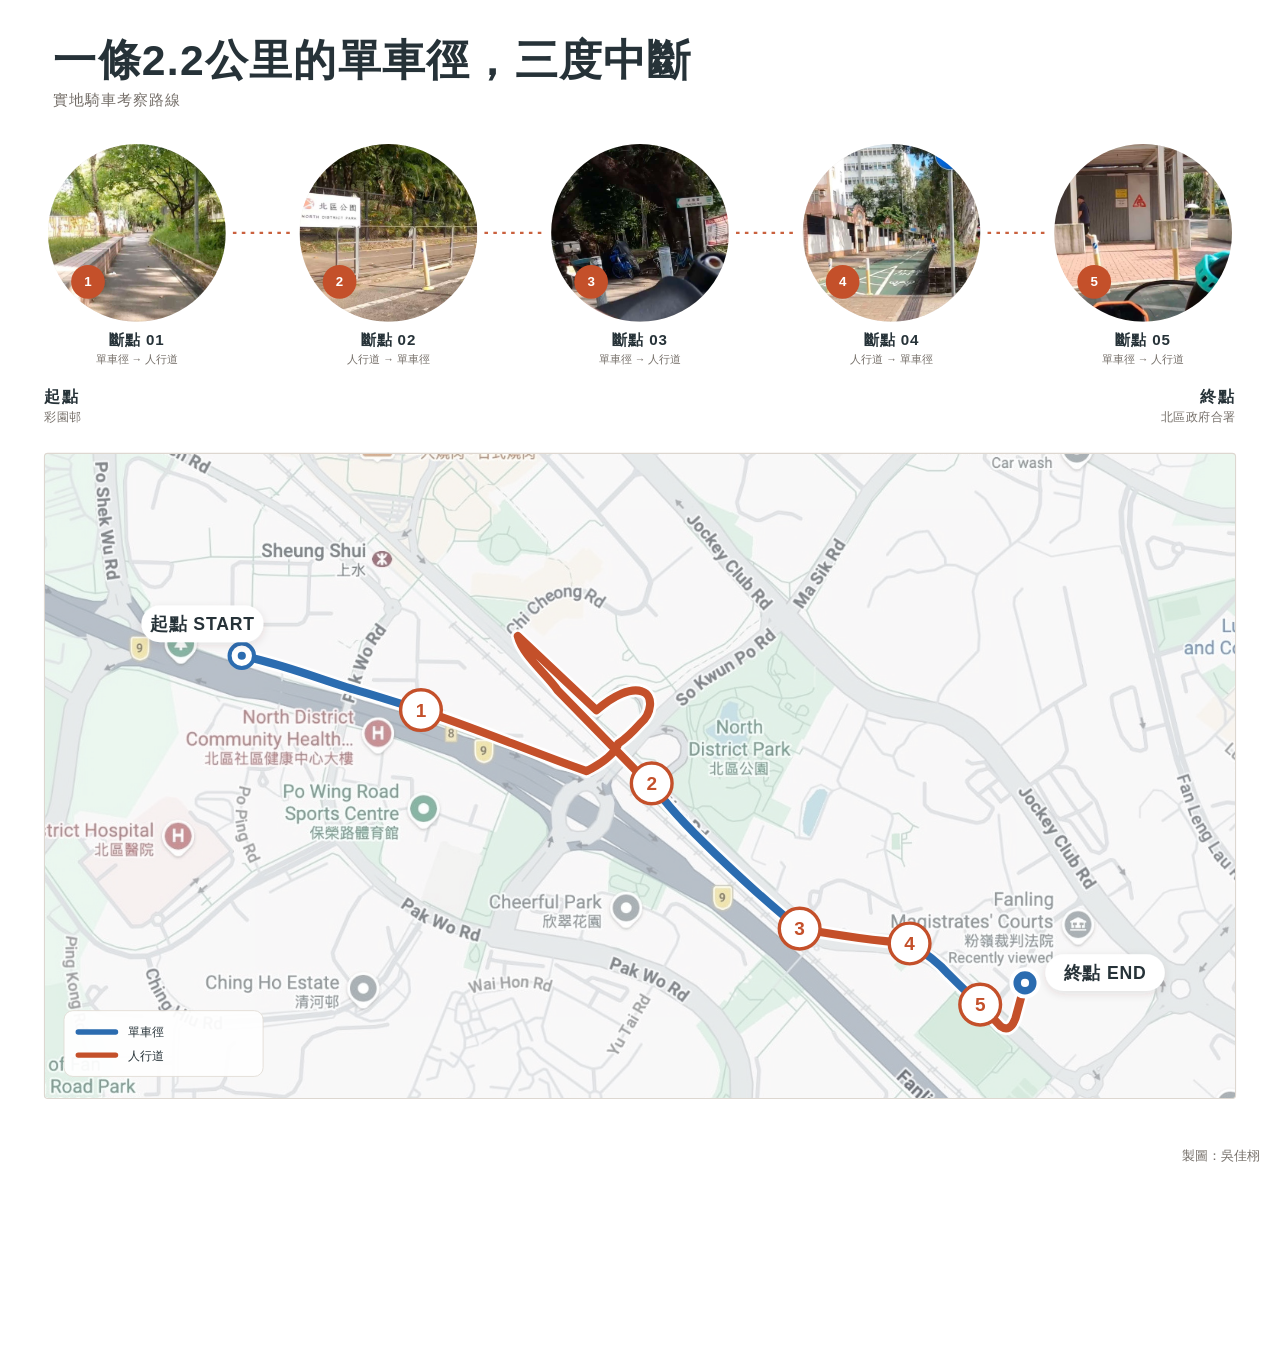
<file: components/cycling-route-map/embed.html>
<!--
  嵌入範例 / Integration example
  給接手網頁的 AI：複製下面 <div> 這一段貼進目標網頁即可。
  iframe 會完全隔離樣式與腳本，最適合拼接到已有的資料新聞頁面。
  整個資料夾必須一起上傳（含 map-base.jpg 與 photos/）。
  如果資源放在別的目錄，把 src 改成該目錄下的 cycling-route-breakpoints.html 即可。
-->
<!DOCTYPE html>
<html lang="zh-Hant">
<head>
  <meta charset="UTF-8">
  <meta name="viewport" content="width=device-width, initial-scale=1.0">
  <title>嵌入範例｜單車徑斷點路線圖</title>
  <style>
    body { margin: 0; background: #FAF8F5; }
    .embed-wrap { width: 100%; max-width: 1440px; margin: 0 auto; }
  </style>
</head>
<body>

<!-- ===== 複製這一段到你的網頁 ===== -->
<div class="embed-wrap" style="aspect-ratio: 1440 / 1520;">
  <iframe src="cycling-route-breakpoints.html"
          style="width:100%;height:100%;border:0;display:block"
          loading="lazy"
          title="一條2.2公里的單車徑，三度中斷｜實地騎車考察路線"></iframe>
</div>
<!-- ===== 複製結束 ===== -->

</body>
</html>
</file>
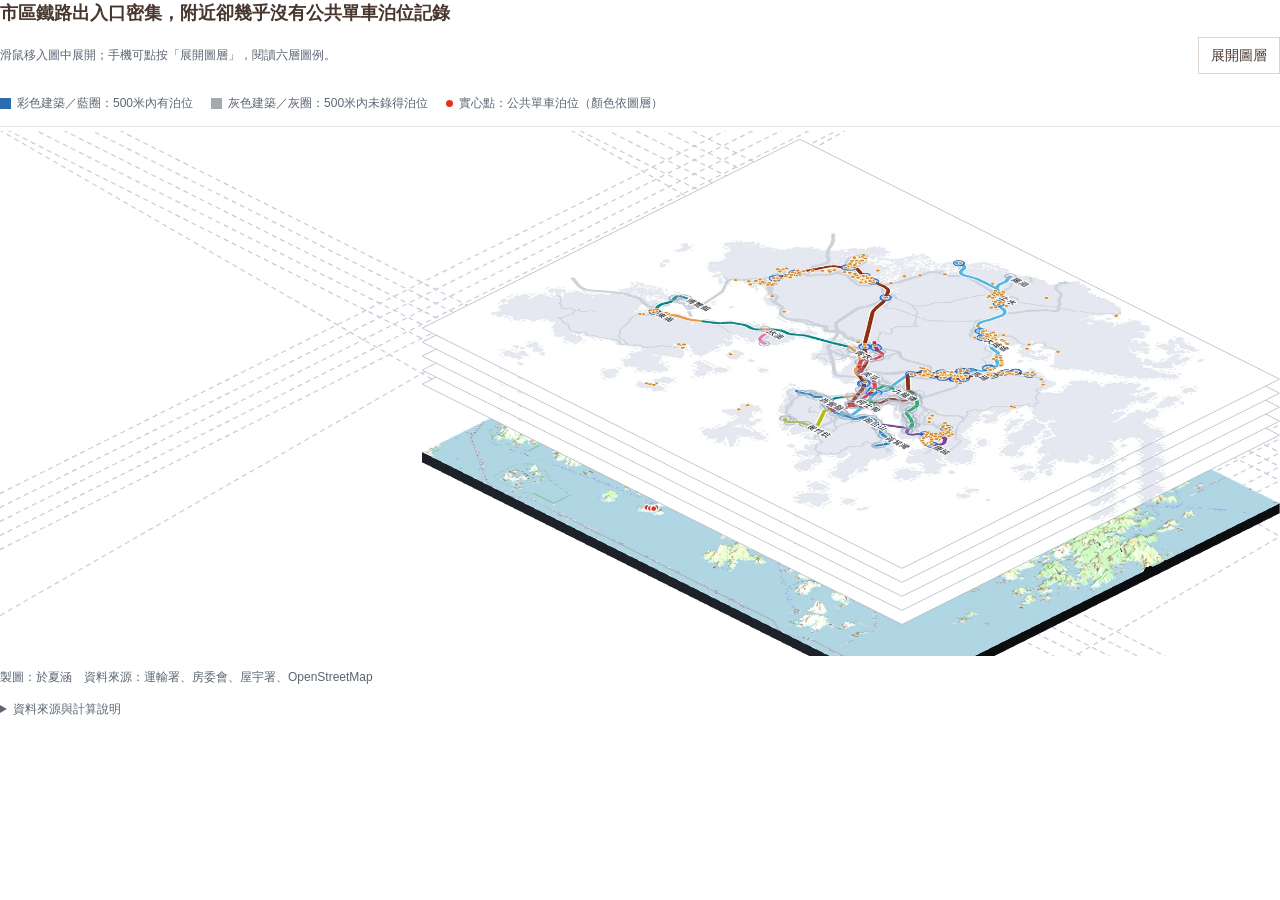
<file: components/hk-nt-cycling-breaks-main/parking.html>
<!doctype html><html lang="zh-Hant"><head><meta charset="utf-8"><meta name="viewport" content="width=device-width,initial-scale=1"><title>全港公共單車泊位與不同地點分層圖</title><style>*{box-sizing:border-box}body{margin:0;color:#49372f;background:#fff;font:14px/1.65 "Noto Sans TC","PingFang TC",sans-serif}h2{font-size:18px;line-height:1.5;margin:0 0 10px}.instruction{font-size:12px;color:#5b6573;margin:0}.controls{display:flex;align-items:center;justify-content:space-between;gap:12px}button{flex-shrink:0;white-space:nowrap;font:inherit;color:#49372f;border:1px solid #ded6cd;background:#fff;padding:6px 12px;cursor:pointer}button:focus-visible,.layers:focus-visible{outline:2px solid #1F3A5F;outline-offset:3px}.map-legend{display:flex;flex-wrap:wrap;gap:6px 18px;padding:12px 0;margin:8px 0 4px;border-bottom:1px solid #E4E7EB;font-size:12px;color:#5b6573}.map-legend span{display:inline-flex;align-items:center;gap:6px}.legend-swatch{width:11px;height:11px;display:inline-block;flex:none;background:#2B6CB0}.legend-swatch.grey{background:#A6A9AE}.legend-swatch.dot{width:7px;height:7px;border-radius:50%;background:#E5311F}.layers{position:relative;height:450px;outline:none;overflow:hidden;transition:height .85s ease}.layer{position:absolute;left:0;top:0;width:100%;display:grid;grid-template-columns:minmax(0,32fr) minmax(0,68fr);gap:18px;align-items:center;margin:0;padding:8px 0 16px;transform:translateY(calc(var(--i)*14px));transition:transform .85s ease;z-index:calc(7 - var(--i))}.layer img{grid-column:2;grid-row:1;display:block;width:100%;height:auto;min-width:0}.layer figcaption{grid-column:1;grid-row:1;min-width:0;opacity:0;transition:opacity .3s ease;background:#fff;padding:8px 14px 8px 0;border-right:1px solid #E4E7EB}.layer:first-child figcaption,.layers.open figcaption{opacity:1}.layers.open .layer{transform:translateY(var(--offset))}.layer h3{font-size:16px;line-height:1.45;color:var(--accent);margin:0 0 5px}.coverage{margin:0 0 9px}.coverage strong{font:700 30px/1.2 "Source Sans 3","Noto Sans TC",sans-serif;color:var(--accent);display:block}.coverage span{font-size:12px;color:#5b6573}.layer-legend{font-size:12px;line-height:1.8;color:#5b6573;margin:0}.credit,.notes{font-size:12px;color:#5b6573;margin:12px 0 0}.notes p{margin:10px 0}a{color:#9b4b35}@media(max-width:600px){h2{font-size:17px}.controls{align-items:flex-start}.layer{grid-template-columns:1fr;gap:0}.layer img{grid-column:1;grid-row:1}.layer figcaption{grid-column:1;grid-row:2;padding:9px 8px 12px;border-right:0;border-top:1px solid #E4E7EB}.layer h3{font-size:15px}.coverage strong{font-size:27px}.map-legend{gap:6px}.layer-legend{font-size:12px}}@media(prefers-reduced-motion:reduce){.layers,.layer,.layer figcaption{transition:none}}.guides{position:absolute;left:0;top:0;width:100%;height:100%;z-index:0;pointer-events:none;overflow:visible}
.guides line{stroke:#aab2c0;stroke-width:1.2}.guides .ext{stroke:#c6ccd8;stroke-dasharray:5 4}
</style></head><body>
<h2>市區鐵路出入口密集，附近卻幾乎沒有公共單車泊位記錄</h2>
<div class="controls"><p class="instruction">滑鼠移入圖中展開；手機可點按「展開圖層」，閱讀六層圖例。</p><button id="toggle" aria-expanded="false" aria-controls="layers">展開圖層</button></div>
<div class="map-legend" role="group" aria-label="地圖圖例"><span><i class="legend-swatch" aria-hidden="true"></i>彩色建築／藍圈：500米內有泊位</span><span><i class="legend-swatch grey" aria-hidden="true"></i>灰色建築／灰圈：500米內未錄得泊位</span><span><i class="legend-swatch dot" aria-hidden="true"></i>實心點：公共單車泊位（顏色依圖層）</span></div>
<div class="layers" id="layers" tabindex="0" aria-label="六層地圖及逐層圖例，移入或按鈕可展開查看"><figure class="layer" style="--i:0;--accent:#E58A1F">
<img src="assets/park_layer_1.webp" alt="鐵路出入口與公共單車泊位的分布">
<figcaption><h3>鐵路出入口</h3><p class="coverage"><strong>31.7%</strong><span>500米內錄有公共泊位</span></p><p class="layer-legend">共 624 個出入口；彩線＝港鐵線路，淺灰線＝主要道路；圓圈＝出入口 500 米範圍（藍＝有泊位，灰＝沒有）；橙點＝泊位點</p></figcaption>
</figure><figure class="layer" style="--i:1;--accent:#F08A24">
<img src="assets/park_layer_2.webp" alt="公共屋邨與公共單車泊位的分布">
<figcaption><h3>公共屋邨</h3><p class="coverage"><strong>40.4%</strong><span>500米內錄有公共泊位</span></p><p class="layer-legend">共 245 個屋邨；每個房子＝屋邨的一座樓；橙屋頂＝500 米內有泊位（99 個屋邨），灰＝沒有；橙點＝泊位點</p></figcaption>
</figure><figure class="layer" style="--i:2;--accent:#7B3FA0">
<img src="assets/park_layer_3.webp" alt="房委會商場與公共單車泊位的分布">
<figcaption><h3>房委會商場</h3><p class="coverage"><strong>44.6%</strong><span>500米內錄有公共泊位</span></p><p class="layer-legend">共 56 處；每棟灰色商場＝一個商場；紫色招牌＝500 米內有泊位（25 個商場），灰色招牌＝沒有；紫點＝泊位點</p></figcaption>
</figure><figure class="layer" style="--i:3;--accent:#C98200">
<img src="assets/park_layer_4.webp" alt="工商業樓宇與公共單車泊位的分布">
<figcaption><h3>工商業樓宇</h3><p class="coverage"><strong>17.3%</strong><span>500米內錄有公共泊位</span></p><p class="layer-legend">共 4,625 個地址；每個房子＝一座工商業樓；琥珀屋頂＝500 米內有泊位（802 個地址），灰＝沒有；琥珀點＝泊位點</p></figcaption>
</figure><figure class="layer" style="--i:4;--accent:#D6245F">
<img src="assets/park_layer_5.webp" alt="樓齡50年以上住宅與公共單車泊位的分布">
<figcaption><h3>樓齡50年以上住宅</h3><p class="coverage"><strong>17.7%</strong><span>500米內錄有公共泊位</span></p><p class="layer-legend">共 9,205 個地址；每個房子＝一座舊樓；粉紅屋頂＝500 米內有泊位（1,625 個地址），灰＝沒有；粉紅點＝泊位點</p></figcaption>
</figure><figure class="layer" style="--i:5;--accent:#E5311F">
<img src="assets/park_layer_6.webp" alt="公共單車泊位與公共單車泊位的分布">
<figcaption><h3>公共單車泊位</h3><p class="coverage"><strong>515個點</strong><span>運輸署記錄的公共泊位地點</span></p><p class="layer-legend">運輸署 515 個點；3D 地形底圖，紅點＝泊位點</p></figcaption>
</figure></div><p class="credit">製圖：於夏涵　資料來源：運輸署、房委會、屋宇署、OpenStreetMap</p><details class="notes"><summary>資料來源與計算說明</summary><p>資料來源：運輸署單車泊位資料；房委會屋邨及商場資料；屋宇署樓宇資料及樓齡紀錄；OpenStreetMap（道路、鐵路出入口、港鐵線路、地形底圖紋理）；高程：AWS Terrain Tiles；記者整理　製圖：於夏涵</p><p>圖註：500 米為直線距離，按資料位置點計算。工商業記錄按地址合併；舊樓指入伙紙日期為 50 年或以上的住宅／綜合用途樓宇；商場只涵蓋房委會商場；出入口只計香港境內帶出口編號者；港鐵線路不含輕鐵。運輸署資料中市區只有 6 個泊位點，結果可能反映資料覆蓋範圍。屋邨及各類樓宇的房子位置為示意。底圖 © OpenStreetMap contributors。</p></details><script>(() => {
 const box=document.getElementById('layers'),btn=document.getElementById('toggle'),layers=[...box.querySelectorAll('.layer')];let pinned=false;
 var fit=function fit(){let offset=0;layers.forEach(layer=>{layer.style.setProperty('--offset',offset+'px');offset+=Math.ceil(layer.offsetHeight)+18;});const height=box.classList.contains('open')?Math.max(0,offset-18):Math.ceil(layers[0].offsetHeight)+70;if(Math.abs(box.offsetHeight-height)>1)box.style.height=height+'px';}
 var show=function show(open){box.classList.toggle('open',open);btn.setAttribute('aria-expanded',String(open));btn.textContent=open?'收起圖層':'展開圖層';fit();}
 box.addEventListener('pointerenter',e=>{if(e.pointerType==='mouse')show(true)});
 box.addEventListener('pointerleave',e=>{if(e.pointerType==='mouse'&&!pinned)show(false)});
 box.addEventListener('focus',()=>show(true));box.addEventListener('blur',()=>{if(!pinned)show(false)});
 btn.addEventListener('click',()=>{pinned=!pinned;show(pinned)});
 box.addEventListener('keydown',e=>{if(e.key==='Enter'||e.key===' '){e.preventDefault();pinned=!pinned;show(pinned)}if(e.key==='Escape'){pinned=false;show(false)}});

 const NS='http://www.w3.org/2000/svg',guides=document.createElementNS(NS,'svg');guides.setAttribute('class','guides');guides.setAttribute('aria-hidden','true');box.prepend(guides);
 function drawGuides(){
  const br=box.getBoundingClientRect(),W=br.width,H=br.height;guides.replaceChildren();guides.setAttribute('viewBox','0 0 '+W+' '+H);
  const add=(x1,y1,x2,y2,cls)=>{const l=document.createElementNS(NS,'line');l.setAttribute('x1',x1);l.setAttribute('y1',y1);l.setAttribute('x2',x2);l.setAttribute('y2',y2);if(cls)l.setAttribute('class',cls);guides.append(l);};
  layers.forEach((layer,i)=>{
   const im=layer.querySelector('img').getBoundingClientRect(),x=im.left-br.left,y=im.top-br.top,w=im.width,h=im.height;
   const T=[x+w*.334,y],R=[x+w,y+h*.663],B=[x+w*.666,y+h],L=[x,y+h*.333];
   const ext=(p,q)=>{const k=(q[1]-p[1])/(q[0]-p[0]);add(-W,p[1]+k*(-W-p[0]),2*W,p[1]+k*(2*W-p[0]),'ext');};
   ext(T,R);ext(L,B);ext(T,L);ext(R,B);
  });
 }
 let gT=0;function scheduleGuides(ms){const end=performance.now()+ms;cancelAnimationFrame(gT);(function tick(){drawGuides();if(performance.now()<end)gT=requestAnimationFrame(tick);})();}
 const _fit=fit;fit=function(){_fit();scheduleGuides(1000);};
 const _show=show;show=function(o){_show(o);scheduleGuides(1000);};
 addEventListener('resize',()=>scheduleGuides(100));scheduleGuides(1000);
 const observer=new ResizeObserver(fit);layers.forEach(layer=>observer.observe(layer));box.querySelectorAll('img').forEach(img=>img.addEventListener('load',fit));addEventListener('load',fit);fit();
 let last=0;const send=()=>{const height=Math.ceil(document.body.getBoundingClientRect().height);if(height>0&&Math.abs(height-last)>2){last=height;parent.postMessage({type:'cycling-component-size',height},location.origin)}};new ResizeObserver(send).observe(document.body);addEventListener('load',send);document.addEventListener('toggle',send,true);send();
})();</script></body></html>
</file>
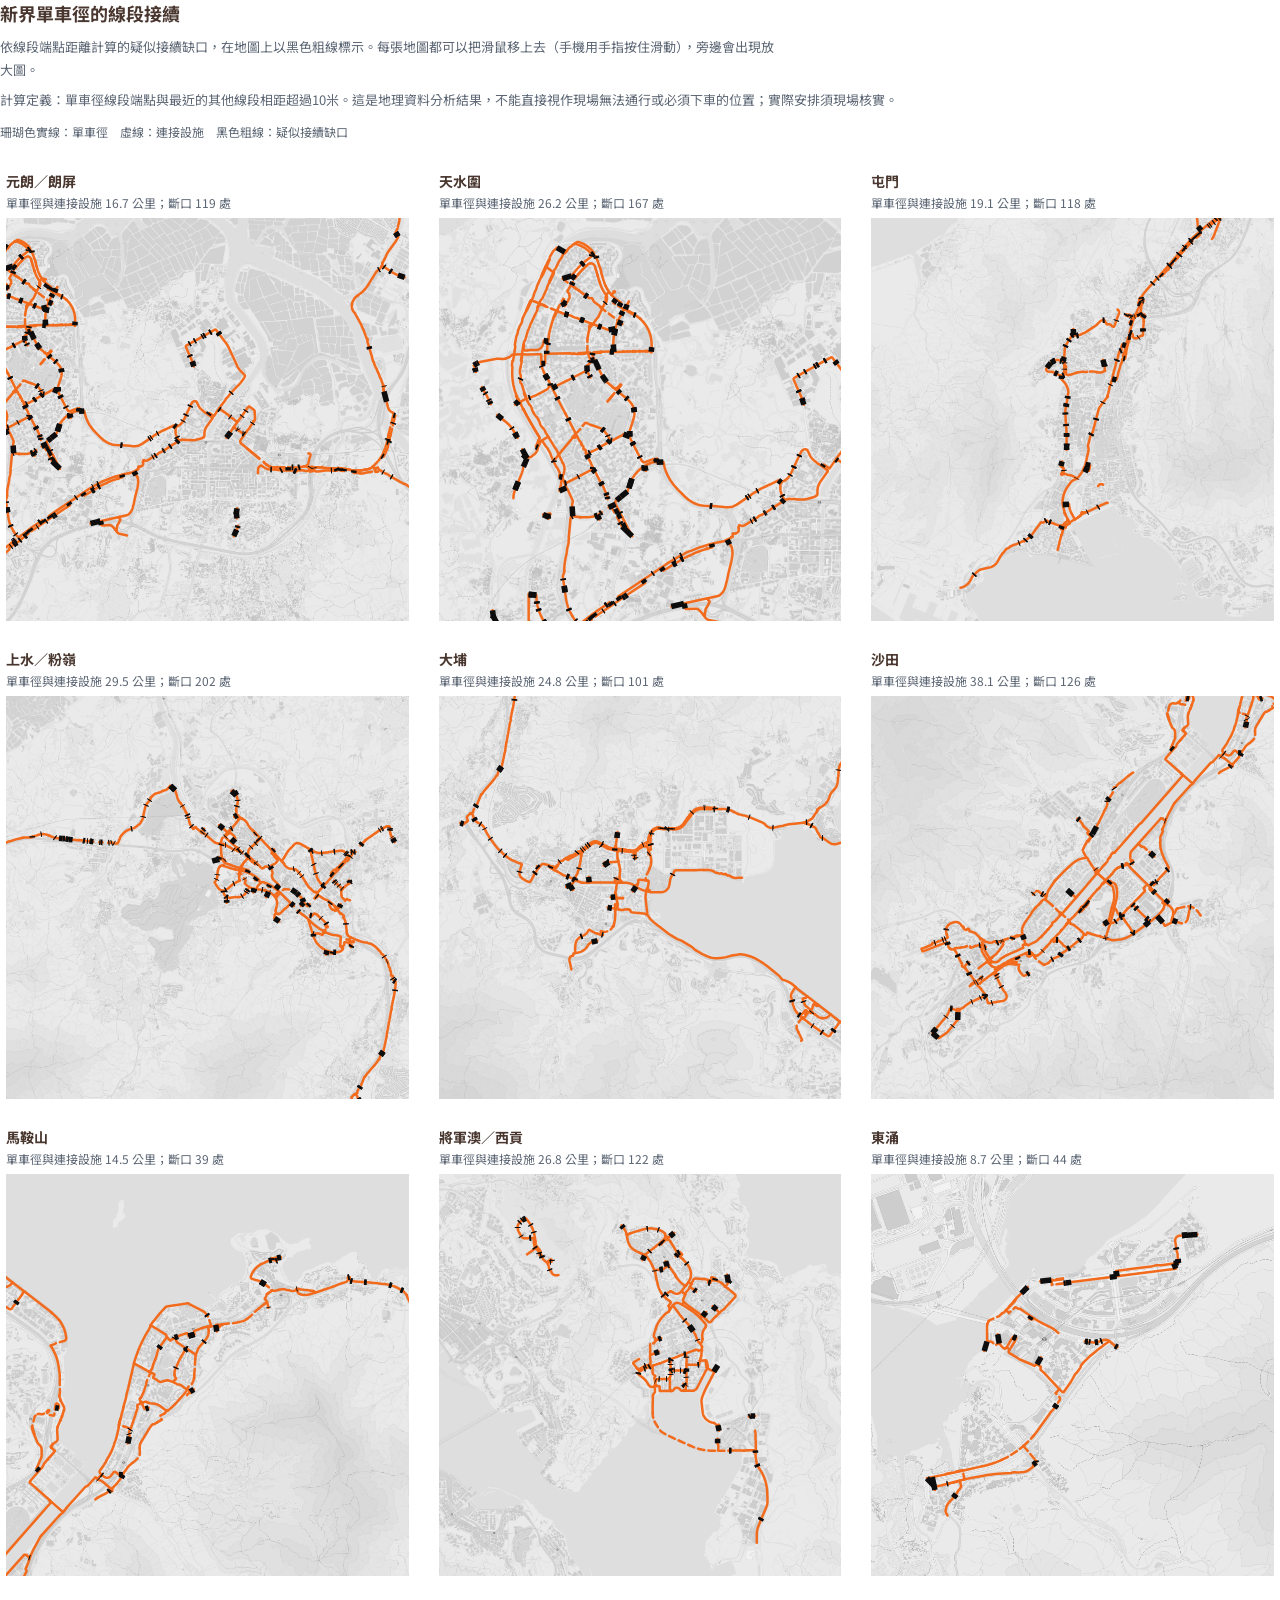
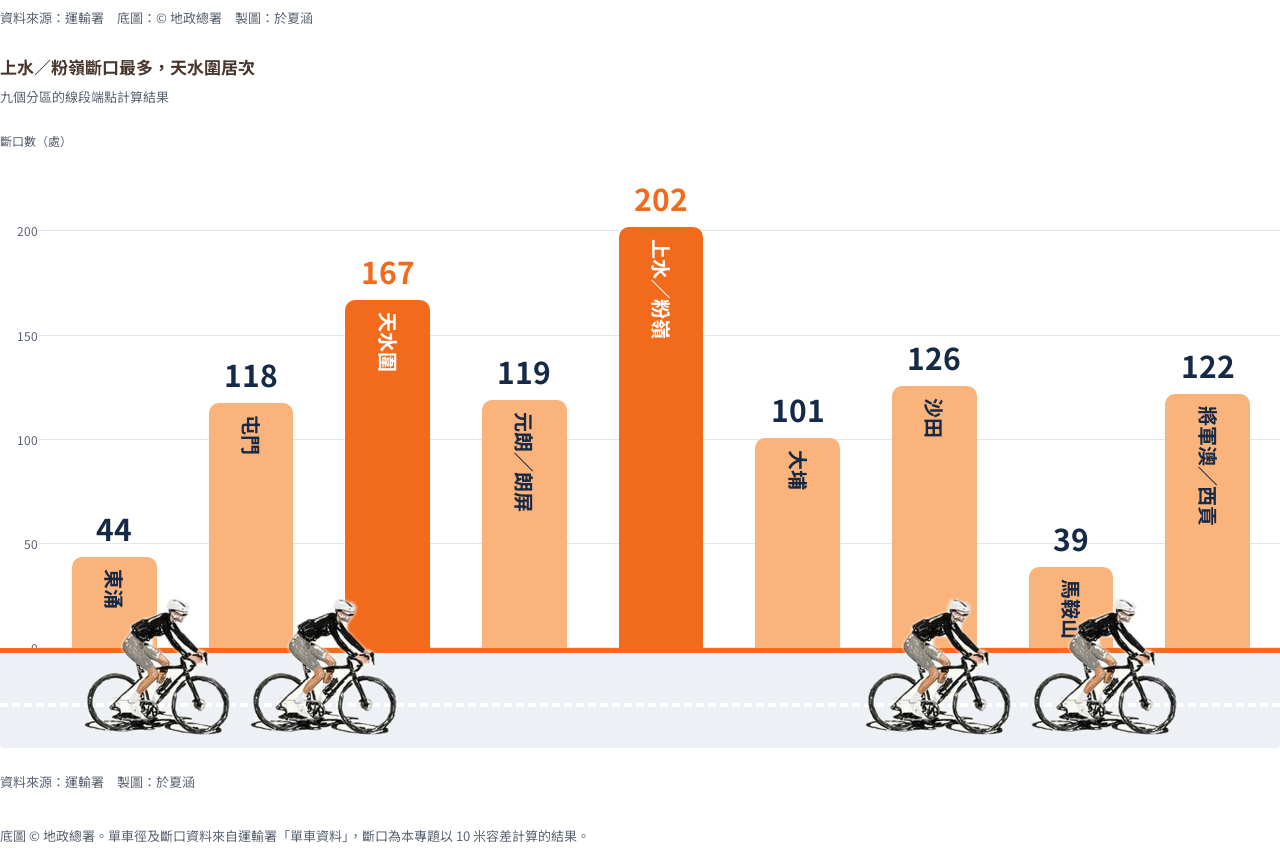
<file: components/hk-nt-cycling-breaks-main/routes.html>
<!doctype html>
<html lang="zh-Hant">
<head>
<meta charset="utf-8">
<meta name="viewport" content="width=device-width,initial-scale=1">
<title>新界單車徑每公里約有 5 處斷口</title>
<link rel="preconnect" href="https://fonts.googleapis.com">
<link rel="stylesheet" href="https://fonts.googleapis.com/css2?family=Noto+Sans+TC:wght@400;700&display=swap">
<style>
:root{
  --navy:#162946; --mute:#5b6573; --orange:#F26B1D; --lorange:#FAB37A; --road:#EDF0F5; --line:#dfe3ea;
}
*{box-sizing:border-box}
html{-webkit-text-size-adjust:100%}
body{margin:0;background:#fff;color:var(--navy);font-family:"Noto Sans TC","PingFang TC","Microsoft JhengHei",sans-serif;line-height:1.5}
.wrap{max-width:1000px;margin:0 auto;padding:0 clamp(24px,7vw,72px)}
header{padding:48px 0 16px}
h1{font-size:clamp(28px,4.2vw,52px);line-height:1.2;margin:0 0 10px}
.lead{color:var(--mute);font-size:clamp(15px,1.6vw,18px);margin:0;max-width:60em}
.hint{color:var(--mute);font-size:14px;margin:6px 0 0}
/* ---------- maps ---------- */
.grid{display:grid;grid-template-columns:repeat(3,1fr);gap:32px 28px;margin:32px 0 8px}
@media(max-width:980px){.grid{grid-template-columns:repeat(2,1fr)}}
@media(max-width:620px){.grid{grid-template-columns:1fr}}
.card h2{font-size:20px;margin:0}
.card .sub{color:var(--mute);font-size:14px;margin:2px 0 10px}
.map{position:relative;aspect-ratio:1/1;overflow:hidden;background:#e7e8ea;cursor:crosshair;touch-action:pan-y;border-radius:4px}
.stage{position:absolute;inset:0}
.stage img{position:absolute;left:0;top:0;width:100%;height:100%;display:block;user-select:none;-webkit-user-drag:none}
.stage .trk{filter:drop-shadow(0 0 2.5px rgba(255,140,40,.9))}
.hl{position:absolute;border:2px solid var(--navy);background:rgba(255,255,255,.12);pointer-events:none;display:none}
.zoom{position:absolute;width:52%;aspect-ratio:1/1;overflow:hidden;background:#e7e8ea;border:3px solid #fff;box-shadow:0 6px 22px rgba(0,0,0,.35);pointer-events:none;display:none}
.zoom .zstage{position:absolute}
.zoom .zstage img{position:absolute;left:0;top:0;width:100%;height:100%}
.zoom .zstage .trk{filter:drop-shadow(0 0 3px rgba(255,140,40,.9))}
.zoom .tag{position:absolute;left:6px;bottom:6px;background:rgba(22,41,70,.85);color:#fff;font-size:12px;padding:1px 7px;border-radius:2px}
.map.on .hl,.map.on .zoom{display:block}
/* ---------- legends ---------- */
.legend{display:flex;flex-wrap:wrap;gap:4px 16px;list-style:none;margin:10px 0 0;padding:0;font-size:13px;color:var(--mute)}
.legend li{display:flex;align-items:center;gap:7px}
.legend svg{flex:none}
.src{color:var(--mute);font-size:13px;margin:22px 0 0}
/* ---------- bar chart ---------- */
section.bars{margin:56px 0 0;padding-bottom:64px}
section.bars h2{font-size:clamp(24px,3.4vw,44px);line-height:1.2;margin:0}
section.bars .sub{font-size:clamp(16px,2vw,24px);color:var(--mute);margin:6px 0 0}
.chart{position:relative;margin-top:28px;border-radius:4px;overflow:hidden}
.plot{display:grid;grid-template-columns:repeat(9,1fr);align-items:end;position:relative;height:clamp(360px,62vw,640px);padding:30px 4px 0 46px}
.axis{position:absolute;left:0;right:0;top:30px;bottom:0;pointer-events:none}
.tick{position:absolute;left:0;right:0;border-top:1px solid #e3e6ec;height:0}
.tick span{position:absolute;left:0;top:-9px;width:38px;text-align:right;font-size:clamp(11px,1.3vw,14px);color:var(--mute);background:#fff;line-height:18px}
.tick:first-child{border-top:0}
.axis .ttl{position:absolute;left:0;top:-26px;font-size:clamp(11px,1.3vw,14px);color:var(--mute)}
.col{position:relative;z-index:1}
.col{display:flex;flex-direction:column;align-items:center;justify-content:flex-end;height:100%}
.num{font-weight:700;font-size:clamp(16px,2.6vw,32px);margin-bottom:6px}
.bar{width:62%;max-width:100px;background:var(--lorange);border-radius:10px 10px 0 0;position:relative;display:flex;justify-content:center;align-items:flex-start}
.bar span{writing-mode:vertical-rl;text-orientation:sideways;transform:rotate(180deg);font-weight:700;font-size:clamp(11px,1.7vw,22px);color:var(--navy);white-space:nowrap}
.bar{height:0;overflow:hidden;transition:height 1.3s cubic-bezier(.22,.9,.25,1) var(--d,0s)}
.bar span{margin-top:12px;opacity:0;transition:opacity .6s ease calc(var(--d,0s) + .9s)}
.num{opacity:0;transform:translateY(10px);transition:opacity .6s ease calc(var(--d,0s) + .8s),transform .6s ease calc(var(--d,0s) + .8s)}
.rider{opacity:0;transform:translateX(-40px);transition:opacity .8s ease 1.2s,transform 1.2s cubic-bezier(.2,.8,.2,1) 1.2s}
.chart.in .bar{height:var(--h)}
.chart.in .bar span,.chart.in .num{opacity:1;transform:none}
.chart.in .rider{opacity:1;transform:none}
@media (prefers-reduced-motion:reduce){.bar,.bar span,.num,.rider{transition:none!important}}
.col.hi .bar{background:var(--orange)}
.col.hi .bar span{color:#fff}
.col.hi .num{color:var(--orange)}
.road{position:relative;height:clamp(60px,10vw,110px);background:var(--road)}
.road:before{content:"";position:absolute;left:0;right:0;top:0;height:5px;background:var(--orange)}
.road:after{content:"";z-index:0;position:absolute;left:0;right:0;top:55%;border-top:4px dashed #fff}
.rider{z-index:1;position:absolute;bottom:6%;height:150%;aspect-ratio:513/480;pointer-events:none}
.legend.big{font-size:14px;margin-top:14px}
/* ---------- parking layers (fixed geometry copied from the Figma frame, scaled with the container) ---------- */
section.stack{margin:8px 0 0;padding:56px 0 64px;border-top:1px solid var(--line)}
section.stack h2{font-size:clamp(24px,3.4vw,44px);line-height:1.2;margin:0}
section.stack .sub{font-size:clamp(16px,2vw,24px);color:var(--mute);margin:6px 0 0}
.pdot{display:inline-flex;align-items:center;gap:8px;margin-top:14px;font-size:15px;color:var(--navy)}
.pdot i{width:14px;height:14px;border-radius:50%;background:#E5311F;display:inline-block}
.figscroll{position:relative;width:100vw;max-width:1240px;margin-top:8px;margin-left:50%;transform:translateX(-50%);overflow-x:auto;overflow-y:hidden}
.fig{position:relative;min-width:860px;width:100%;aspect-ratio:1600/2790;container-type:inline-size;font-family:"Noto Sans TC","PingFang TC","Microsoft JhengHei",sans-serif}
.fig svg.g{position:absolute;inset:0;width:100%;height:100%;display:block}
.fig .a{position:absolute;margin:0;white-space:nowrap}
.fig img.a{display:block}
.fig .dsc{white-space:normal}
footer{border-top:1px solid var(--line);padding:18px 0 40px;color:var(--mute);font-size:13px}
</style>
<style>:root{--navy:#49372f;--mute:#5b6573;--orange:#ef785d;--lorange:#b5bac1;--line:#e4e7eb}.wrap{max-width:none;padding:0}header{padding:0 0 12px}h1,.bars h2{font-size:18px!important;line-height:1.5!important}h1{margin:0 0 8px}.lead,.hint,.sub{font-size:14px!important;line-height:1.8}.grid{grid-template-columns:repeat(2,1fr);gap:24px 18px;margin:22px 0}.card h2{font-size:16px}.legend{font-size:12px}.stage .trk,.zoom .zstage .trk{filter:none}.zoom{box-shadow:none}.map,.chart,.bar{border-radius:0}.plot{height:330px;padding-left:34px}.num{font-size:16px!important;color:var(--navy)!important}.bar{width:62%;flex-shrink:0}.bar-place{font-size:12px;writing-mode:vertical-rl;min-height:90px;margin-top:10px;color:var(--navy)}.col{padding-bottom:0}.axis{bottom:100px}.road,.legend.big{display:none!important}.src{font-size:13px;line-height:1.8}footer{border:0;padding:12px 0;font-size:13px}.bars{margin-top:30px!important;padding-bottom:20px!important}.tick span,.axis .ttl{font-size:12px!important}.card .sub{font-size:12px!important}@media(max-width:600px){h1,.bars h2{font-size:17px!important}.src,footer{font-size:12px}.grid{grid-template-columns:1fr}.num{font-size:14px!important}.bar-place{font-size:12px}.plot{height:310px}}</style><style>.plot{display:block!important;height:390px!important;padding:0!important;overflow:visible}.chart{overflow:visible}</style><style>.grid{grid-template-columns:repeat(3,minmax(0,1fr))!important;gap:18px 12px!important}.card{min-width:0}.card h2{font-size:14px;line-height:1.5}.card .sub{font-size:12px!important;line-height:1.5;margin-bottom:6px}.map{width:100%;max-width:100%;border-radius:0}.compact-key{font-size:12px;color:#5b6573;margin:12px 0}.lead,.hint{font-size:13px!important}.plot{height:300px!important}.bars{margin-top:24px!important}.bars h2{font-size:17px!important}.bars .sub{font-size:13px!important}.chart{margin-top:12px}@media(max-width:500px){.grid{gap:16px 8px!important}.card h2{font-size:12px}.card .sub{font-size:12px!important}.zoom .tag{font-size:12px}.map{min-height:0}}
</style><style>.plot{height:252px!important}.hover-column{cursor:pointer;outline:none}.hover-bar{transition:transform .22s ease,fill .22s ease;transform:scaleX(1)}.hover-number{transition:transform .22s ease;font-weight:500}.hover-column.active .hover-bar,.hover-column:focus .hover-bar{transform:scaleX(1.2) scaleY(1.08);fill:#ef785d}.hover-column.active .hover-number,.hover-column:focus .hover-number{transform:translateY(-10px) scale(1.35);font-weight:700}.hover-column:focus .hover-bar{stroke:#49372f;stroke-width:1}@media(prefers-reduced-motion:reduce){.hover-bar,.hover-number{transition:none}}</style><style>.grid{column-gap:30px!important;row-gap:28px!important;padding:8px 6px}.card{position:relative;transform-origin:center;transition:transform .28s ease;outline:none;background:white}.card:hover,.card:focus-visible{transform:scale(1.065);z-index:5}.card h2{transition:color .28s ease}.card:hover h2,.card:focus-visible h2{color:#bd503b}.card:focus-visible{outline:2px solid #ef785d;outline-offset:5px}@media(max-width:500px){.grid{column-gap:15px!important;row-gap:22px!important;padding:6px 3px}}@media(prefers-reduced-motion:reduce){.card{transition:none}}</style><style>
/* 斷口長條圖：還原為 Figma 直立版設計（西向東、橙色柱、區名在柱內、底部單車道與騎士） */
section.bars{--orange:#F26B1D;--lorange:#FAB37A;--navy:#162946}
section.bars .chart{overflow:hidden;border-radius:4px;margin-top:20px}
section.bars .plot{display:grid!important;grid-template-columns:repeat(9,1fr);align-items:end;position:relative;height:clamp(340px,62vw,520px)!important;padding:30px 4px 0 46px!important;overflow:visible}
section.bars .axis{bottom:0!important}
section.bars .col{padding-bottom:0}
section.bars .num{font-size:clamp(16px,2.6vw,30px)!important;font-weight:700;color:var(--navy)!important}
section.bars .col.hi .num{color:var(--orange)!important}
section.bars .bar{width:62%;max-width:100px;background:var(--lorange)!important;border-radius:10px 10px 0 0!important;flex-shrink:0}
section.bars .col.hi .bar{background:var(--orange)!important}
section.bars .bar span{writing-mode:vertical-rl;text-orientation:sideways;transform:rotate(180deg);font-weight:700;font-size:clamp(11px,1.7vw,20px);color:var(--navy);white-space:nowrap}
section.bars .col.hi .bar span{color:#fff}
section.bars .road{display:block!important;position:relative;height:clamp(60px,10vw,100px);background:#EDF0F5}
section.bars .legend.big{display:none!important}
</style>
</head>
<body>
<header class="wrap">
  <h1>新界單車徑的線段接續</h1>
  <p class="lead">依線段端點距離計算的疑似接續缺口，在地圖上以黑色粗線標示。每張地圖都可以把滑鼠移上去（手機用手指按住滑動），旁邊會出現放大圖。</p>
  <p class="hint">計算定義：單車徑線段端點與最近的其他線段相距超過10米。這是地理資料分析結果，不能直接視作現場無法通行或必須下車的位置；實際安排須現場核實。</p>
</header>

<main class="wrap">
  <p class="compact-key">珊瑚色實線：單車徑　虛線：連接設施　黑色粗線：疑似接續缺口</p><div class="grid" id="grid"></div>
  <p class="src">資料來源：運輸署　底圖：© 地政總署　製圖：於夏涵</p>

  <section class="bars" aria-labelledby="bt">
    <h2 id="bt">上水／粉嶺斷口最多，天水圍居次</h2>
    <p class="sub">九個分區的線段端點計算結果</p>
    <div class="chart">
      <div class="plot" id="plot" role="img" aria-label="九個分區的斷口數長條圖"></div>
      <div class="road" id="road"></div>
    </div>
    <ul class="legend big">
      <li><svg width="22" height="14"><rect width="22" height="14" rx="3" fill="#F26B1D"/></svg>斷口最多的兩個區</li>
      <li><svg width="22" height="14"><rect width="22" height="14" rx="3" fill="#FAB37A"/></svg>其他分區</li>
      <li>長條上方數字＝斷口數（處）；按斷口數由多至少排列</li>
    </ul>
    <p class="src">資料來源：運輸署　製圖：於夏涵</p>
  </section>


</main>
<footer><div class="wrap">底圖 © 地政總署。單車徑及斷口資料來自運輸署「單車資料」，斷口為本專題以 10 米容差計算的結果。</div></footer>

<script>
const D=[
 {n:'01',name:'元朗／朗屏',km:16.7,c:119},
 {n:'02',name:'天水圍',km:26.2,c:167},
 {n:'03',name:'屯門',km:19.1,c:118},
 {n:'04',name:'上水／粉嶺',km:29.5,c:202},
 {n:'05',name:'大埔',km:24.8,c:101},
 {n:'06',name:'沙田',km:38.1,c:126},
 {n:'07',name:'馬鞍山',km:14.5,c:39},
 {n:'08',name:'將軍澳／西貢',km:26.8,c:122},
 {n:'09',name:'東涌',km:8.7,c:44}
];
const LEG=`<ul class="legend">
 <li><svg width="26" height="10"><path d="M1 5H25" stroke="#F26B1D" stroke-width="3.5" stroke-linecap="round"/></svg>單車徑</li>
 <li><svg width="26" height="10"><path d="M1 5H25" stroke="#F26B1D" stroke-width="3.5" stroke-linecap="round" stroke-dasharray="6 4"/></svg>連接設施</li>
 <li><svg width="26" height="10"><path d="M3 5H23" stroke="#0D0D0D" stroke-width="6"/></svg>斷口（接不上的缺口）</li>
 <li><svg width="16" height="16"><rect width="16" height="16" fill="#d9d9dc"/></svg>灰色底圖</li>
</ul>`;
const Z=3.2, PANEL=0.52;
const grid=document.getElementById('grid');
D.forEach(d=>{
  const card=document.createElement('figure'); card.className='card';card.tabIndex=0; card.style.margin=0;
  card.innerHTML=`<h2>${d.name}</h2><p class="sub">單車徑與連接設施 ${d.km} 公里；斷口 ${d.c} 處</p>
  <div class="map" data-n="${d.n}" aria-label="${d.name}單車徑與斷口地圖">
    <div class="stage">
      <img src="assets/base_${d.n}.webp" alt="" loading="lazy">
      <img class="trk" src="assets/track_${d.n}.svg" alt="" loading="lazy">
      <img src="assets/gap_${d.n}.svg" alt="" loading="lazy">
    </div>
    <div class="hl"></div>
    <div class="zoom"><div class="zstage">
      <img src="assets/base_${d.n}.webp" alt=""><img class="trk" src="assets/track_${d.n}.svg" alt=""><img src="assets/gap_${d.n}.svg" alt="">
    </div><span class="tag">放大 ×${Z}</span></div>
  </div>`;
  grid.appendChild(card);
});
const clamp=(v,a,b)=>Math.min(b,Math.max(a,v));
document.querySelectorAll('.map').forEach(map=>{
  const hl=map.querySelector('.hl'), zoom=map.querySelector('.zoom'), zs=map.querySelector('.zstage');
  function move(e){
    const r=map.getBoundingClientRect(), W=r.width;
    const x=clamp((e.clientX-r.left)/W,0,1), y=clamp((e.clientY-r.top)/W,0,1);
    const f=PANEL/Z, cx=clamp(x,f/2,1-f/2), cy=clamp(y,f/2,1-f/2);
    hl.style.left=(cx-f/2)*100+'%'; hl.style.top=(cy-f/2)*100+'%'; hl.style.width=hl.style.height=f*100+'%';
    zoom.style.left=(x<0.5?1-PANEL-0.03:0.03)*100+'%';
    zoom.style.top=(y<0.5?1-PANEL-0.03:0.03)*100+'%';
    const SW=Z*W; zs.style.width=zs.style.height=SW+'px';
    zs.style.left=-(cx-f/2)*SW+'px'; zs.style.top=-(cy-f/2)*SW+'px';
    map.classList.add('on');
  }
  map.addEventListener('pointerenter',move);
  map.addEventListener('pointermove',move);
  map.addEventListener('pointerdown',move);
  map.addEventListener('pointerleave',e=>{ if(e.pointerType==='mouse') map.classList.remove('on'); });
});
document.addEventListener('pointerdown',e=>{ if(!e.target.closest('.map')) document.querySelectorAll('.map.on').forEach(m=>m.classList.remove('on')); });

/* bar chart: west -> east, same design as the Figma vertical chart */
const order=['09','03','02','01','04','05','06','07','08'];
const byN=Object.fromEntries(D.map(d=>[d.n,d])), MAX=202, plot=document.getElementById('plot');
order.forEach((n,i)=>{
  const d=byN[n], col=document.createElement('div'); col.className='col'+((n==='04'||n==='02')?' hi':'');
  col.innerHTML=`<div class="num" style="--d:${(i*0.08).toFixed(2)}s">${d.c}</div><div class="bar" style="--h:${(d.c/MAX*86).toFixed(1)}%;--d:${(i*0.08).toFixed(2)}s"><span>${d.name}</span></div>`;
  plot.appendChild(col);
});
const axis=document.createElement('div'); axis.className='axis'; axis.innerHTML='<div class="ttl">斷口數（處）</div>';
[0,50,100,150,200].forEach(v=>{ const t=document.createElement('div'); t.className='tick'; t.style.bottom=(v/MAX*86).toFixed(2)+'%'; t.innerHTML='<span>'+v+'</span>'; axis.appendChild(t); });
plot.prepend(axis);
const road=document.getElementById('road');
[[6,0],[19,0],[67,0],[80,0]].forEach(([l,w])=>{
  const im=document.createElement('img'); im.className='rider'; im.src='assets/rider.png'; im.alt=''; im.style.left=l+'%'; im.style.width='auto'; road.appendChild(im);
});
const chart=document.querySelector('.chart');
if('IntersectionObserver' in window){
  const io=new IntersectionObserver(es=>{ es.forEach(e=>{ if(e.isIntersecting){ chart.classList.add('in'); io.disconnect(); } }); },{threshold:0.35});
  io.observe(chart);
}else chart.classList.add('in');
</script>
<script>(()=>{let last=0;const send=()=>{const h=Math.ceil(document.body.getBoundingClientRect().height);if(h>0&&Math.abs(h-last)>2){last=h;parent.postMessage({type:'cycling-component-size',height:h},location.origin)}};new ResizeObserver(send).observe(document.body);addEventListener('load',send);document.addEventListener('toggle',send,true);send()})()</script></body>
</html>
</file>
